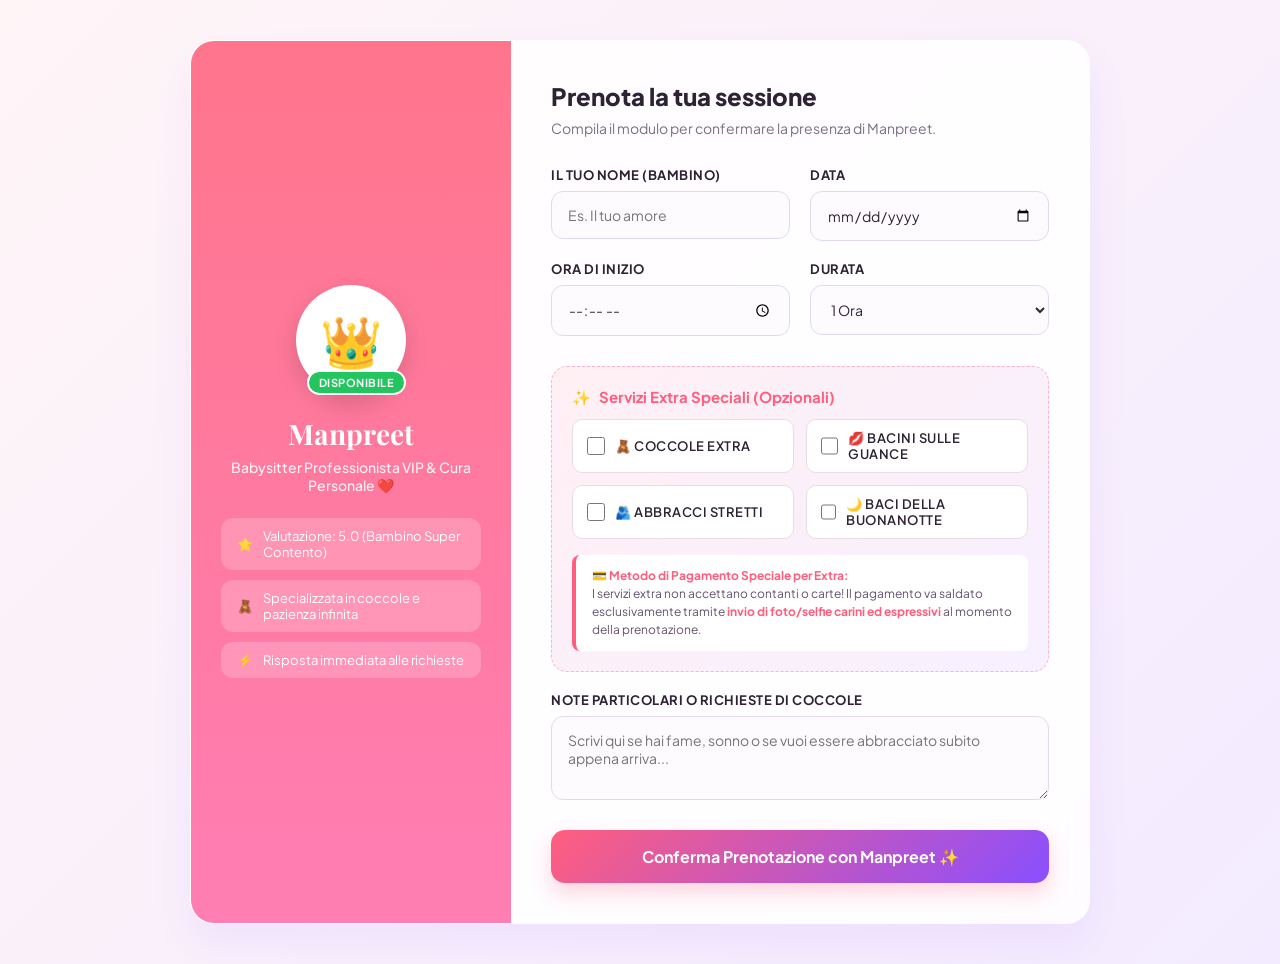
<file: Index.html>
<!DOCTYPE html>
<html lang="it">
<head>
    <meta charset="UTF-8">
    <meta name="viewport" content="width=device-width, initial-scale=1.0">
    <title>Prenota Manpreet - Babysitter VIP</title>
    <link rel="preconnect" href="https://fonts.googleapis.com">
    <link rel="preconnect" href="https://fonts.gstatic.com" crossorigin>
    <link href="https://fonts.googleapis.com/css2?family=Plus+Jakarta+Sans:wght@400;500;600;700;800&family=Playfair+Display:ital,wght@0,600;1,600&display=swap" rel="stylesheet">
    <style>
        :root {
            --primary: #ff5e7e;
            --primary-hover: #e04867;
            --secondary: #8a4fff;
            --bg-gradient: linear-gradient(135deg, #fff5f7 0%, #f3ebff 100%);
            --card-bg: rgba(255, 255, 255, 0.85);
            --text-dark: #2d2335;
            --text-muted: #7a6e85;
            --accent-pink: #ffe3eb;
            --accent-purple: #f0e6ff;
            --shadow: 0 20px 40px rgba(138, 79, 255, 0.08);
            --radius: 24px;
        }

        * {
            box-sizing: border-box;
            margin: 0;
            padding: 0;
            font-family: 'Plus Jakarta Sans', sans-serif;
        }

        body {
            background: var(--bg-gradient);
            color: var(--text-dark);
            min-height: 100vh;
            padding: 40px 20px;
            display: flex;
            justify-content: center;
            align-items: center;
        }

        .container {
            width: 100%;
            max-width: 900px;
            background: var(--card-bg);
            backdrop-filter: blur(16px);
            border: 1px solid rgba(255, 255, 255, 0.6);
            border-radius: var(--radius);
            box-shadow: var(--shadow);
            overflow: hidden;
            display: grid;
            grid-template-columns: 1fr;
        }

        @media (min-width: 768px) {
            .container {
                grid-template-columns: 320px 1fr;
            }
        }

        /* Profile Sidebar */
        .profile-card {
            background: linear-gradient(180deg, #ff758c 0%, #ff7eb3 100%);
            padding: 40px 30px;
            color: white;
            text-align: center;
            display: flex;
            flex-direction: column;
            align-items: center;
            justify-content: center;
            position: relative;
        }

        .avatar-container {
            position: relative;
            margin-bottom: 20px;
        }

        .avatar {
            width: 110px;
            height: 110px;
            border-radius: 50%;
            background: #fff;
            display: flex;
            align-items: center;
            justify-content: center;
            font-size: 50px;
            box-shadow: 0 10px 25px rgba(0,0,0,0.15);
            border: 4px solid rgba(255, 255, 255, 0.8);
        }

        .badge {
            position: absolute;
            bottom: 0;
            right: 0;
            background: #22c55e;
            color: white;
            font-size: 11px;
            font-weight: 700;
            padding: 4px 10px;
            border-radius: 20px;
            border: 2px solid white;
            text-transform: uppercase;
            letter-spacing: 0.5px;
        }

        .profile-card h1 {
            font-family: 'Playfair Display', serif;
            font-size: 28px;
            margin-bottom: 6px;
        }

        .profile-card p.subtitle {
            font-size: 14px;
            opacity: 0.9;
            margin-bottom: 24px;
            font-weight: 500;
        }

        .info-pills {
            display: flex;
            flex-direction: column;
            gap: 10px;
            width: 100%;
        }

        .pill {
            background: rgba(255, 255, 255, 0.2);
            backdrop-filter: blur(5px);
            padding: 10px 16px;
            border-radius: 12px;
            font-size: 13px;
            display: flex;
            align-items: center;
            gap: 10px;
            text-align: left;
        }

        /* Booking Form Area */
        .booking-area {
            padding: 40px;
        }

        .booking-header {
            margin-bottom: 30px;
        }

        .booking-header h2 {
            font-size: 24px;
            font-weight: 800;
            color: var(--text-dark);
            margin-bottom: 8px;
        }

        .booking-header p {
            color: var(--text-muted);
            font-size: 14px;
        }

        .form-grid {
            display: grid;
            grid-template-columns: 1fr 1fr;
            gap: 20px;
        }

        .form-group {
            display: flex;
            flex-direction: column;
            gap: 8px;
        }

        .form-group.full {
            grid-column: span 2;
        }

        label {
            font-size: 13px;
            font-weight: 700;
            color: var(--text-dark);
            text-transform: uppercase;
            letter-spacing: 0.5px;
        }

        input, select, textarea {
            width: 100%;
            padding: 14px 16px;
            border-radius: 12px;
            border: 1.5px solid #e2d9eb;
            background: #fdfbfd;
            font-size: 14px;
            color: var(--text-dark);
            transition: all 0.2s ease;
            outline: none;
        }

        input:focus, select:focus, textarea:focus {
            border-color: var(--secondary);
            background: #fff;
            box-shadow: 0 0 0 4px rgba(138, 79, 255, 0.1);
        }

        /* Extra Services Section */
        .extras-section {
            background: linear-gradient(135deg, #fff0f4 0%, #f7f0ff 100%);
            border: 1.5px dashed #ffb3c6;
            border-radius: 16px;
            padding: 20px;
            margin-top: 10px;
        }

        .extras-title {
            font-size: 15px;
            font-weight: 700;
            color: var(--primary);
            display: flex;
            align-items: center;
            gap: 8px;
            margin-bottom: 12px;
        }

        .checkbox-group {
            display: grid;
            grid-template-columns: repeat(auto-fit, minmax(180px, 1fr));
            gap: 12px;
            margin-bottom: 16px;
        }

        .custom-checkbox {
            display: flex;
            align-items: center;
            gap: 10px;
            background: #fff;
            padding: 10px 14px;
            border-radius: 10px;
            border: 1px solid #ebdbe5;
            cursor: pointer;
            user-select: none;
            transition: all 0.2s ease;
            font-size: 13px;
            font-weight: 600;
        }

        .custom-checkbox:hover {
            border-color: var(--primary);
        }

        .custom-checkbox input[type="checkbox"] {
            width: 18px;
            height: 18px;
            accent-color: var(--primary);
            cursor: pointer;
        }

        .payment-notice {
            background: #fff;
            border-left: 4px solid var(--primary);
            padding: 12px 16px;
            border-radius: 8px;
            font-size: 12px;
            color: #66526e;
            line-height: 1.5;
        }

        .payment-notice strong {
            color: var(--primary);
        }

        .btn-submit {
            grid-column: span 2;
            margin-top: 10px;
            background: linear-gradient(135deg, var(--primary) 0%, var(--secondary) 100%);
            color: white;
            padding: 16px;
            border: none;
            border-radius: 14px;
            font-size: 16px;
            font-weight: 700;
            cursor: pointer;
            box-shadow: 0 10px 20px rgba(255, 94, 126, 0.25);
            transition: transform 0.2s ease, box-shadow 0.2s ease;
        }

        .btn-submit:hover {
            transform: translateY(-2px);
            box-shadow: 0 14px 26px rgba(255, 94, 126, 0.35);
        }

        /* Modal Popup */
        .modal-overlay {
            position: fixed;
            top: 0;
            left: 0;
            width: 100%;
            height: 100%;
            background: rgba(0, 0, 0, 0.5);
            backdrop-filter: blur(6px);
            display: flex;
            justify-content: center;
            align-items: center;
            opacity: 0;
            pointer-events: none;
            transition: opacity 0.3s ease;
            z-index: 100;
            padding: 20px;
        }

        .modal-overlay.active {
            opacity: 1;
            pointer-events: auto;
        }

        .modal-card {
            background: white;
            border-radius: 20px;
            padding: 30px;
            max-width: 450px;
            width: 100%;
            text-align: center;
            box-shadow: 0 25px 50px rgba(0,0,0,0.2);
            transform: scale(0.9);
            transition: transform 0.3s ease;
        }

        .modal-overlay.active .modal-card {
            transform: scale(1);
        }

        .modal-icon {
            font-size: 50px;
            margin-bottom: 15px;
        }

        .modal-card h3 {
            font-size: 22px;
            color: var(--text-dark);
            margin-bottom: 10px;
        }

        .modal-card p {
            font-size: 14px;
            color: var(--text-muted);
            margin-bottom: 20px;
            line-height: 1.5;
        }

        .photo-box {
            background: var(--accent-pink);
            border: 2px dashed var(--primary);
            padding: 15px;
            border-radius: 12px;
            color: var(--primary);
            font-weight: 700;
            font-size: 13px;
            margin-bottom: 20px;
        }

        .btn-close {
            background: var(--text-dark);
            color: white;
            padding: 12px 24px;
            border: none;
            border-radius: 10px;
            font-weight: 600;
            cursor: pointer;
        }

        @media (max-width: 600px) {
            .form-grid {
                grid-template-columns: 1fr;
            }
            .form-group.full {
                grid-column: span 1;
            }
            .btn-submit {
                grid-column: span 1;
            }
        }
    </style>
</head>
<body>

    <div class="container">
        <!-- Profile Sidebar -->
        <div class="profile-card">
            <div class="avatar-container">
                <div class="avatar">👑</div>
                <span class="badge">Disponibile</span>
            </div>
            <h1>Manpreet</h1>
            <p class="subtitle">Babysitter Professionista VIP & Cura Personale ❤️</p>
            
            <div class="info-pills">
                <div class="pill">
                    <span>⭐</span>
                    <span>Valutazione: 5.0 (Bambino Super Contento)</span>
                </div>
                <div class="pill">
                    <span>🧸</span>
                    <span>Specializzata in coccole e pazienza infinita</span>
                </div>
                <div class="pill">
                    <span>⚡</span>
                    <span>Risposta immediata alle richieste</span>
                </div>
            </div>
        </div>

        <!-- Booking Form -->
        <div class="booking-area">
            <div class="booking-header">
                <h2>Prenota la tua sessione</h2>
                <p>Compila il modulo per confermare la presenza di Manpreet.</p>
            </div>

            <form id="bookingForm" class="form-grid" onsubmit="handleBooking(event)">
                <div class="form-group">
                    <label for="name">Il tuo Nome (Bambino)</label>
                    <input type="text" id="name" placeholder="Es. Il tuo amore" required>
                </div>

                <div class="form-group">
                    <label for="date">Data</label>
                    <input type="date" id="date" required>
                </div>

                <div class="form-group">
                    <label for="time">Ora di Inizio</label>
                    <input type="time" id="time" required>
                </div>

                <div class="form-group">
                    <label for="duration">Durata</label>
                    <select id="duration" required>
                        <option value="1">1 Ora</option>
                        <option value="2">2 Ore</option>
                        <option value="5">Tutta la Sera</option>
                        <option value="24">Tutto il Weekend 😍</option>
                    </select>
                </div>

                <!-- Extra Services Section -->
                <div class="form-group full">
                    <div class="extras-section">
                        <div class="extras-title">
                            <span>✨</span> Servizi Extra Speciali (Opzionali)
                        </div>
                        <div class="checkbox-group">
                            <label class="custom-checkbox">
                                <input type="checkbox" name="extra" value="Coccole">
                                <span>🧸 Coccole extra</span>
                            </label>
                            <label class="custom-checkbox">
                                <input type="checkbox" name="extra" value="Bacini">
                                <span>💋 Bacini sulle guance</span>
                            </label>
                            <label class="custom-checkbox">
                                <input type="checkbox" name="extra" value="Abbracci">
                                <span>🫂 Abbracci stretti</span>
                            </label>
                            <label class="custom-checkbox">
                                <input type="checkbox" name="extra" value="Baci della buonanotte">
                                <span>🌙 Baci della buonanotte</span>
                            </label>
                        </div>
                        <div class="payment-notice">
                            <strong>💳 Metodo di Pagamento Speciale per Extra:</strong><br>
                            I servizi extra non accettano contanti o carte! Il pagamento va saldato esclusivamente tramite <strong>invio di foto/selfie carini ed espressivi</strong> al momento della prenotazione.
                        </div>
                    </div>
                </div>

                <div class="form-group full">
                    <label for="notes">Note particolari o richieste di coccole</label>
                    <textarea id="notes" rows="3" placeholder="Scrivi qui se hai fame, sonno o se vuoi essere abbracciato subito appena arriva..."></textarea>
                </div>

                <button type="submit" class="btn-submit">Conferma Prenotazione con Manpreet ✨</button>
            </form>
        </div>
    </div>

    <!-- Modal Output -->
    <div class="modal-overlay" id="modalOverlay">
        <div class="modal-card">
            <div class="modal-icon">🎉</div>
            <h3>Prenotazione Inviata!</h3>
            <p id="modalMessage">Manpreet ha ricevuto la tua richiesta.</p>
            <div class="photo-box" id="photoReminder">
                📸 ATTENZIONE: Per attivare i servizi extra selezionati, devi inviare subito una tua foto al suo WhatsApp/Chat!
            </div>
            <button class="btn-close" onclick="closeModal()">Ho capito, vado a fare la foto! 🤳</button>
        </div>
    </div>

    <script>
        function handleBooking(event) {
            event.preventDefault();

            const name = document.getElementById('name').value;
            const date = document.getElementById('date').value;
            const time = document.getElementById('time').value;
            
            // Collect checked extras
            const selectedExtras = [];
            document.querySelectorAll('input[name="extra"]:checked').forEach(checkbox => {
                selectedExtras.push(checkbox.value);
            });

            const modalOverlay = document.getElementById('modalOverlay');
            const modalMessage = document.getElementById('modalMessage');
            const photoReminder = document.getElementById('photoReminder');

            let msg = `Grande ${name}! La tua prenotazione per il ${date} alle ore ${time} con Manpreet è stata registrata con successo!`;

            if (selectedExtras.length > 0) {
                msg += `<br><br>Hai aggiunto gli extra: <strong>${selectedExtras.join(', ')}</strong>.`;
                photoReminder.style.display = "block";
            } else {
                photoReminder.style.display = "none";
            }

            modalMessage.innerHTML = msg;
            modalOverlay.classList.add('active');
        }

        function closeModal() {
            document.getElementById('modalOverlay').classList.remove('active');
            document.getElementById('bookingForm').reset();
        }
    </script>
</body>
</html>
</file>
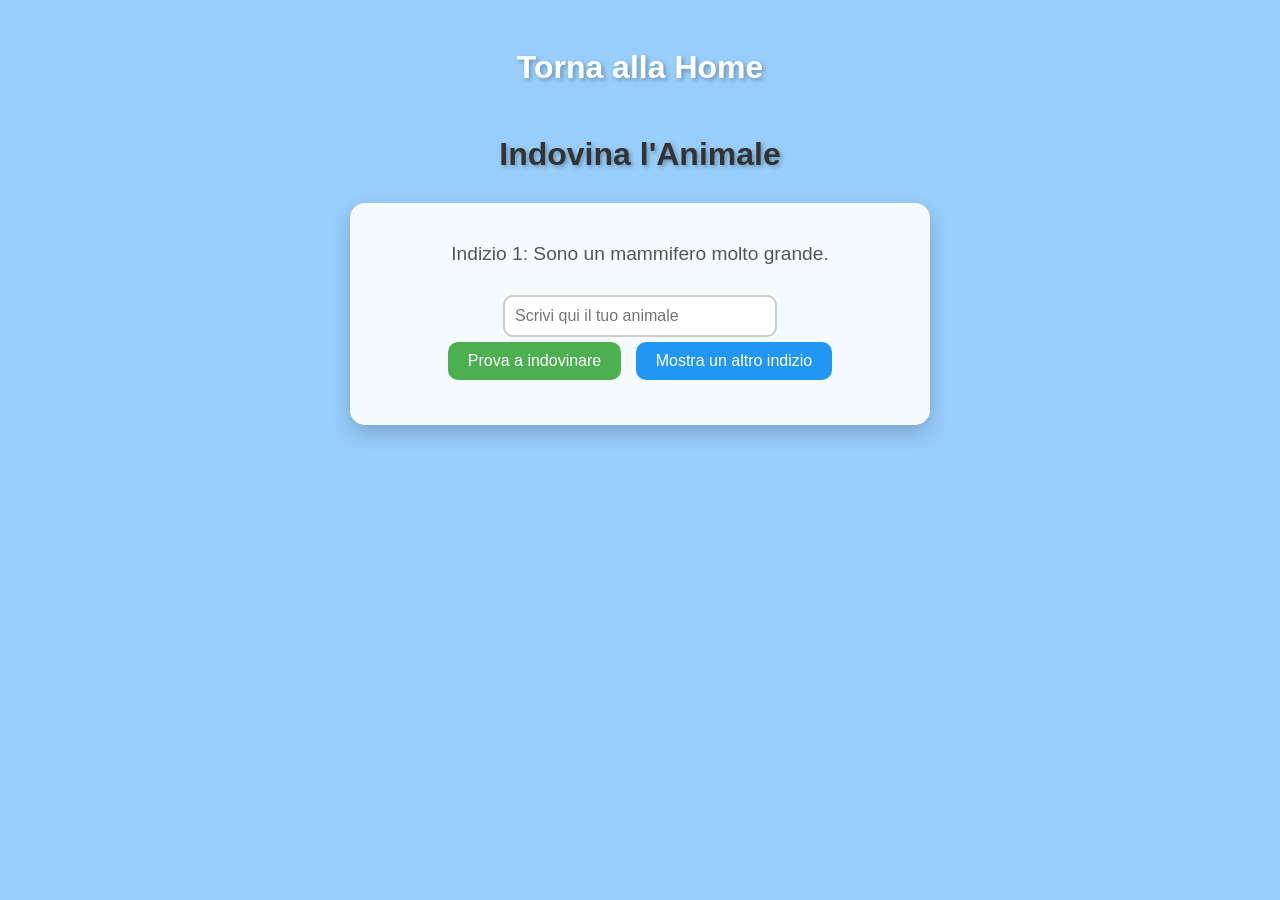
<file: indovina.html>
<!DOCTYPE html>
<html lang="it">
<head>
<meta charset="UTF-8">
<title>Indovina l'Animale - Indizi Progressivi</title>
<style>
    /* Stile generale */
    body {
        font-family: 'Segoe UI', Tahoma, Geneva, Verdana, sans-serif;
        text-align: center;
        padding: 20px;
        background-color: #98cefc;
        color: #333;
    }
    
    /* Titoli */
    h1 {
        color: #fff;
        text-shadow: 2px 2px 4px rgba(0,0,0,0.3);
        margin-bottom: 30px;
    }
    
    /* Contenitore hint e input */
    #game-container {
        background: rgba(255,255,255,0.9);
        padding: 25px 30px;
        border-radius: 15px;
        max-width: 500px;
        margin: 0 auto;
        box-shadow: 0 8px 20px rgba(0,0,0,0.2);
    }
    
    /* Indizi */
    .hint {
        font-size: 1.2em;
        margin: 12px 0;
        color: #555;
    }
    
    /* Casella di input */
    input[type=text] {
        padding: 12px;
        width: 80%;
        font-size: 1em;
        border: 2px solid #ccc;
        border-radius: 10px;
        margin-top: 15px;
        transition: border-color 0.3s, box-shadow 0.3s;
    }
    input[type=text]:focus {
        border-color: #4CAF50;
        box-shadow: 0 0 8px rgba(76,175,80,0.4);
        outline: none;
    }
    
    /* Pulsanti */
    button {
        padding: 12px 25px;
        font-size: 1em;
        cursor: pointer;
        margin: 10px 5px;
        border: none;
        border-radius: 10px;
        transition: transform 0.2s, background-color 0.2s;
    }
    #tryBtn { background-color: #4CAF50; color: white; }
    #nextHintBtn { background-color: #2196F3; color: white; }
    button:hover { transform: translateY(-2px); opacity: 0.9; }
    
    /* Messaggi di risultato */
    .result { font-size: 1.2em; margin-top: 20px; color: #4CAF50; }
    .result.error { color: #f44336; }
    
    /* Link home */
    a {
        display: inline-block;
        margin-bottom: 20px;
        color: #fff;
        text-decoration: none;
        font-weight: bold;
    }
    a:hover { text-decoration: underline; }
    
    /* Media queries per dispositivi mobili */
    @media (max-width: 480px) {
        #game-container { padding: 15px 20px; }
        input[type=text] { width: 95%; font-size: 0.95em; padding: 10px; }
        button { padding: 10px 18px; font-size: 0.95em; margin: 5px; }
        .hint { font-size: 1em; }
    }
    </style>
<style>
    /* Stile generale */
body {
    font-family: 'Segoe UI', Tahoma, Geneva, Verdana, sans-serif;
    text-align: center;
    padding: 20px;
    background-color: rgb(152, 206, 252);
        color: #333;
}

/* Titoli */
h1 {
    color: #fff;
    text-shadow: 2px 2px 4px rgba(0,0,0,0.3);
    margin-bottom: 30px;
}

/* Contenitore hint e input */
#game-container {
    background: rgba(255,255,255,0.9);
    padding: 25px 40px;
    border-radius: 15px;
    max-width: 500px;
    margin: 0 auto;
    box-shadow: 0 8px 20px rgba(0,0,0,0.2);
}

/* Indizi */
.hint {
    font-size: 1.2em;
    margin: 12px 0;
    color: #555;
}

/* Casella di input */
input[type=text] {
    padding: 12px;
    width: 80%;
    font-size: 1em;
    border: 2px solid #ccc;
    border-radius: 10px;
    margin-top: 15px;
    transition: border-color 0.3s, box-shadow 0.3s;
}
input[type=text]:focus {
    border-color: #4CAF50;
    box-shadow: 0 0 8px rgba(76,175,80,0.4);
    outline: none;
}

/* Pulsanti */
button {
    padding: 12px 25px;
    font-size: 1em;
    cursor: pointer;
    margin: 10px 5px;
    border: none;
    border-radius: 10px;
    transition: transform 0.2s, background-color 0.2s;
}
#tryBtn {
    background-color: #4CAF50;
    color: white;
}
#nextHintBtn {
    background-color: #2196F3;
    color: white;
}
button:hover {
    transform: translateY(-2px);
    opacity: 0.9;
}

/* Messaggi di risultato */
.result {
    font-size: 1.2em;
    margin-top: 20px;
    color: #4CAF50; /* verde per corretto */
}
.result.error {
    color: #f44336; /* rosso per sbagliato */
}

/* Link home */
a {
    display: inline-block;
    margin-bottom: 20px;
    color: #fff;
    text-decoration: none;
    font-weight: bold;
}
a:hover {
    text-decoration: underline;
}

h1 { color: #333; }
.hint { margin: 15px 0; font-size: 1.2em; }
input[type=text] { padding: 10px; width: 250px; font-size: 1em; }
button { padding: 10px 20px; font-size: 1em; cursor: pointer; margin: 5px; }
.result { font-size: 1.2em; margin-top: 15px; color: green; }
.error { color: red; }
</style>
</head>
<body>

    <h1><a href="index.html">Torna alla Home</a></h1>
    <h1>Indovina l'Animale</h1>

<div id="game-container">
    <div id="hint"></div>
    <input type="text" id="guess" placeholder="Scrivi qui il tuo animale">
    <br>
    <button id="tryBtn">Prova a indovinare</button>
    <button id="nextHintBtn">Mostra un altro indizio</button>
    <div class="result" id="result"></div>
</div>

<script>
const animals = [
    {
        name: "Elefante",
        hints: [
            "Sono un mammifero molto grande.",
            "Ho quattro zampe massicce.",
            "Vivo in branchi in alcune zone.",
            "La mia pelle è spessa e grigia.",
            "Ho una lunga proboscide.",
            "Le mie zanne sono di avorio."
        ]
    },
    {
        name: "Leone",
        hints: [
            "Sono un predatore carnivoro.",
            "Appartengo alla famiglia dei felini.",
            "Vivo principalmente in Africa.",
            "Sono famoso per la mia forza.",
            "Il maschio ha una folta criniera.",
            "Sono chiamato il re della giungla."
        ]
    },
    {
        name: "Pinguino",
        hints: [
            "Sono un uccello che non può volare.",
            "Vivo in zone fredde dell'emisfero sud.",
            "Ho un corpo affusolato.",
            "Mi muovo goffamente sulla terraferma.",
            "Ho piume nere e bianche.",
            "Nuoto molto bene sott’acqua."
        ]
    }
];

let currentIndex = 0;
let currentHint = 0;

function showHint() {
    const hintDiv = document.getElementById('hint');
    if (currentHint < animals[currentIndex].hints.length) {
        hintDiv.innerHTML = `<p class="hint">Indizio ${currentHint+1}: ${animals[currentIndex].hints[currentHint]}</p>`;
    } else {
        hintDiv.innerHTML = `<p class="hint">Hai esaurito tutti gli indizi!</p>`;
    }
}

document.getElementById('nextHintBtn').addEventListener('click', () => {
    currentHint++;
    showHint();
    document.getElementById('result').textContent = '';
});

document.getElementById('tryBtn').addEventListener('click', () => {
    const userGuess = document.getElementById('guess').value.trim().toLowerCase();
    const correctAnswer = animals[currentIndex].name.toLowerCase();

    if(userGuess === correctAnswer) {
        document.getElementById('result').textContent = `Corretto! Era ${animals[currentIndex].name}.`;
        document.getElementById('result').className = 'result';
        currentIndex++;
        if(currentIndex < animals.length) {
            currentHint = 0;
            setTimeout(() => {
                document.getElementById('guess').value = '';
                showHint();
                document.getElementById('result').textContent = '';
            }, 1500);
        } else {
            setTimeout(() => {
                document.getElementById('game-container').innerHTML = `<h2>Hai completato tutti gli animali!</h2>`;
            }, 1500);
        }
    } else {
        document.getElementById('result').textContent = 'Sbagliato, riprova!';
        document.getElementById('result').className = 'result error';
    }
});

// Mostriamo il primo indizio
showHint();
</script>

</body>
</html>
</file>
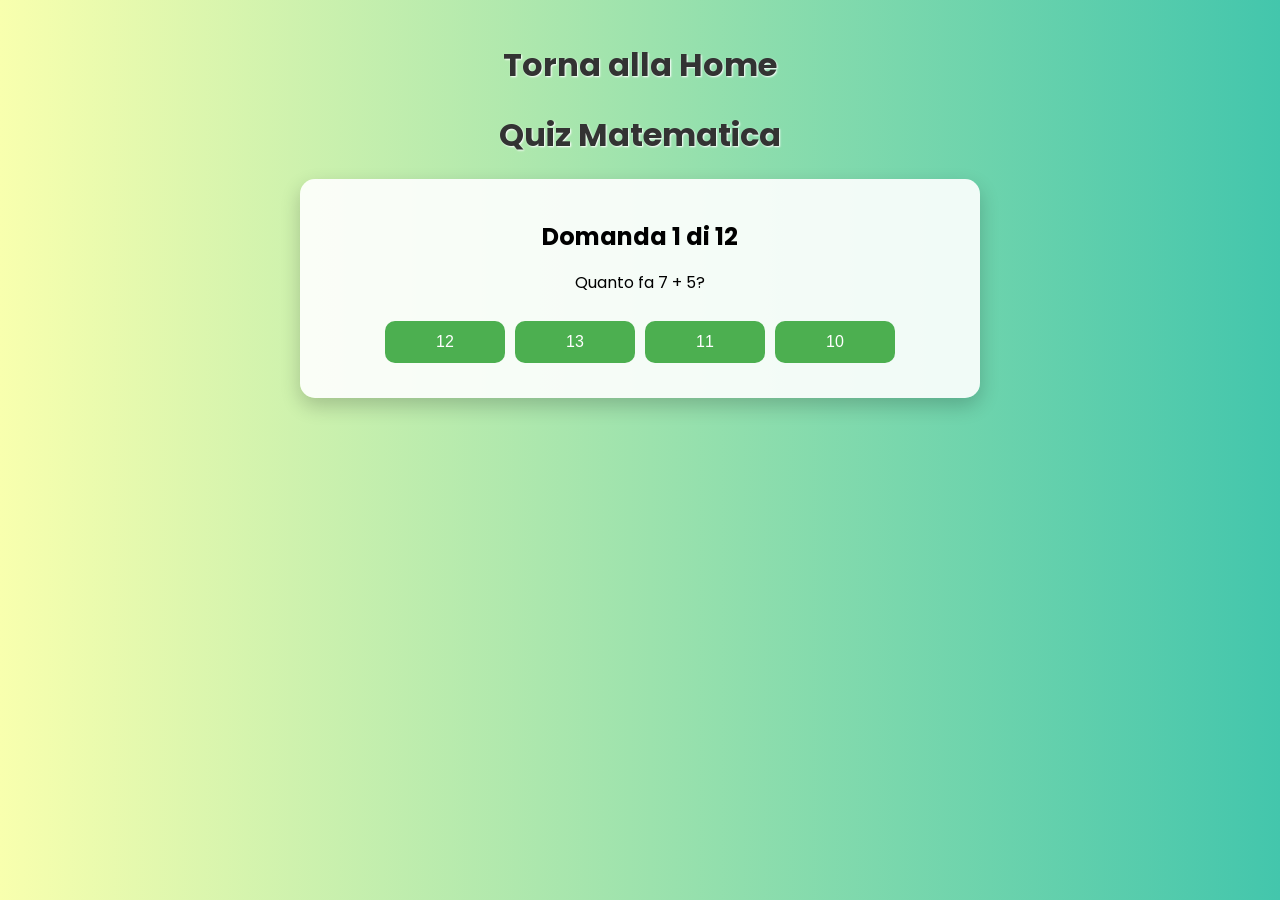
<file: matematica.html>
<!DOCTYPE html>
<html lang="it">
<head>
<meta charset="UTF-8">
<title>Quiz Matematica</title>
<style>
@import url('https://fonts.googleapis.com/css2?family=Poppins:wght@300;600&display=swap');

body {
    font-family: 'Poppins', sans-serif;
    text-align: center;
    background: linear-gradient(to right, #f8ffae, #43c6ac);
    padding: 20px;
    margin: 0;
}

a {
    font-weight:bold;
    text-decoration: none;
    color: #333;
}

h1 {
    color: #333;
    text-shadow: 1px 1px 2px #fff;
    margin-bottom: 20px;
}

h2 {
    margin: 15px 0;
    font-size: 1.5rem;
}

.quiz-container {
    background: rgba(255,255,255,0.9);
    padding: 25px 40px;
    border-radius: 15px;
    max-width: 600px;
    margin: 20px auto;
    box-shadow: 0 8px 20px rgba(0,0,0,0.2);
}

button {
    padding: 12px 25px;
    font-size: 1em;
    cursor: pointer;
    margin: 10px 5px;
    border: none;
    border-radius: 10px;
    background-color: #4CAF50;
    color: white;
    transition: all 0.2s;
    min-width: 120px;
}

button:hover {
    transform: translateY(-2px);
    opacity: 0.9;
}

button:disabled {
    cursor: not-allowed;
}

.result {
    font-size: 1.2em;
    margin-top: 15px;
    color: #333;
}

/* MEDIA QUERIES PER MOBILE */
@media (max-width: 768px) {
    h1 {
        font-size: 2rem;
    }

    h2 {
        font-size: 1.3rem;
    }

    .quiz-container {
        padding: 20px 25px;
        width: 90%;
    }

    button {
        width: 80%;
        margin: 8px 0;
        padding: 10px 15px;
        font-size: 1rem;
    }
}

@media (max-width: 480px) {
    h1 {
        font-size: 1.6rem;
    }

    h2 {
        font-size: 1.1rem;
    }

    .quiz-container {
        padding: 15px 20px;
    }

    button {
        font-size: 0.9rem;
        padding: 8px 12px;
    }
}
</style>
</head>
<body>

    <h1><a href="index.html">Torna alla Home</a></h1>
    <h1>Quiz Matematica</h1>

<div class="quiz-container" id="quiz"></div>

<script>
const questions = [
    {question: "Quanto fa 7 + 5?", answers: ["12","13","11","10"], correct: "12"},
    {question: "Quanto fa 9 x 6?", answers: ["54","45","63","49"], correct: "54"},
    {question: "Quanto fa 15 - 7?", answers: ["8","7","9","6"], correct: "8"},
    {question: "Quanto fa 36 ÷ 6?", answers: ["6","5","7","8"], correct: "6"},
    {question: "Quanto fa 8 x 8?", answers: ["64","56","72","48"], correct: "64"},
    {question: "Quanto fa 100 - 45?", answers: ["55","65","50","60"], correct: "55"},
    {question: "Quanto fa 12 + 18?", answers: ["30","32","28","34"], correct: "30"},
    {question: "Quanto fa 7 x 9?", answers: ["63","64","56","72"], correct: "63"},
    {question: "Quanto fa 81 ÷ 9?", answers: ["9","8","7","10"], correct: "9"},
    {question: "Quanto fa 14 + 6?", answers: ["20","18","19","21"], correct: "20"},
    {question: "Quanto fa 45 ÷ 5?", answers: ["9","8","7","10"], correct: "9"},
    {question: "Quanto fa 6 x 7?", answers: ["42","36","48","40"], correct: "42"}
];

let currentQuestion = 0;
let score = 0;

function showQuestion() {
    const quizDiv = document.getElementById('quiz');
    quizDiv.innerHTML = '';

    const q = questions[currentQuestion];

    const title = document.createElement('h2');
    title.textContent = `Domanda ${currentQuestion + 1} di ${questions.length}`;
    quizDiv.appendChild(title);

    const questionEl = document.createElement('p');
    questionEl.textContent = q.question;
    quizDiv.appendChild(questionEl);

    q.answers.forEach(ans => {
        const btn = document.createElement('button');
        btn.textContent = ans;
        btn.addEventListener('click', () => {
            if(ans === q.correct){
                score++;
                btn.style.backgroundColor = '#4CAF50';
            } else {
                btn.style.backgroundColor = '#f44336';
            }

            quizDiv.querySelectorAll('button').forEach(b => b.disabled = true);

            setTimeout(() => {
                currentQuestion++;
                if(currentQuestion < questions.length){
                    showQuestion();
                } else {
                    quizDiv.innerHTML = `<h2>Quiz completato!</h2>
                                         <p>Hai totalizzato ${score} su ${questions.length} punti</p>
                                         <button onclick="location.reload()">Riprova</button>`;
                }
            }, 1000);
        });
        quizDiv.appendChild(btn);
    });
}

showQuestion();
</script>

</body>
</html>
</file>
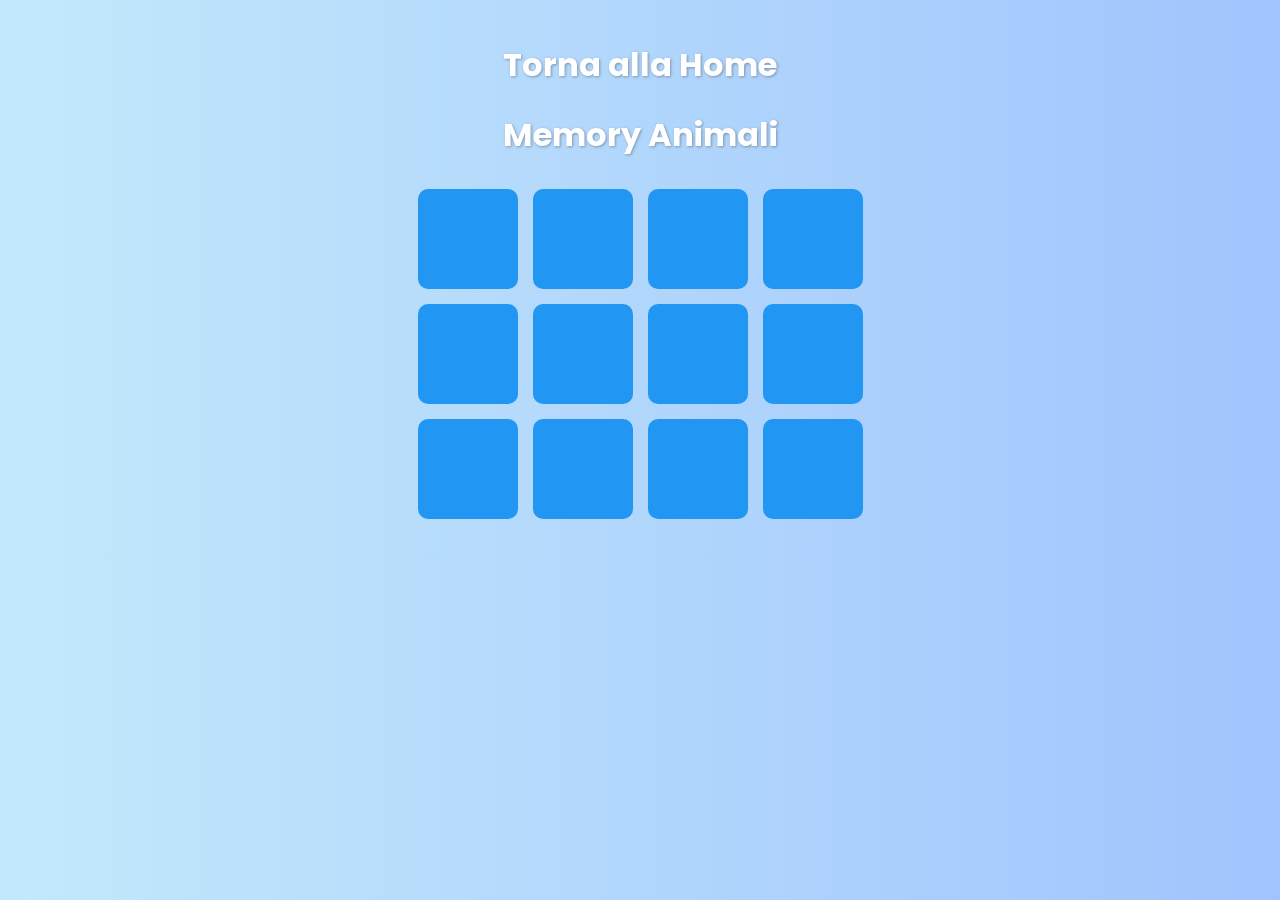
<file: memory.html>
<!DOCTYPE html>
<html lang="it">
<head>
<meta charset="UTF-8">
<title>Memory Animali</title>
<style>
@import url('https://fonts.googleapis.com/css2?family=Poppins:wght@300;600&display=swap');

body {
    font-family: 'Poppins', sans-serif;
    text-align: center;
    background: linear-gradient(to right, #c2e9fb, #a1c4fd);
    padding: 20px;
    margin: 0;
}

a {
    color:white; 
    font-weight:bold;
    text-decoration: none;
}

h1 {
    color: #fff;
    text-shadow: 1px 1px 3px rgba(0,0,0,0.3);
    margin-bottom: 20px;
}

#game {
    display: grid;
    grid-template-columns: repeat(4, 100px);
    gap: 15px;
    justify-content: center;
    margin-top: 30px;
}

.card {
    width: 100px;
    height: 100px;
    background-color: #2196F3;
    border-radius: 10px;
    cursor: pointer;
    display: flex;
    align-items: center;
    justify-content: center;
    font-size: 2em;
    color: transparent;
    transition: transform 0.3s, background-color 0.3s;
}

.card.flipped {
    background-color: #fff;
    color: #333;
    transform: rotateY(180deg);
}

.result {
    margin-top: 20px;
    font-size: 1.2em;
    color: #fff;
    text-shadow: 1px 1px 2px #000;
}

/* MEDIA QUERIES PER MOBILE */
@media (max-width: 768px) {
    #game {
        grid-template-columns: repeat(3, 80px);
        gap: 12px;
    }

    .card {
        width: 80px;
        height: 80px;
        font-size: 1.5em;
    }

    h1 {
        font-size: 2rem;
    }

    .result {
        font-size: 1rem;
    }
}

@media (max-width: 480px) {
    #game {
        grid-template-columns: repeat(2, 70px);
        gap: 10px;
    }

    .card {
        width: 70px;
        height: 70px;
        font-size: 1.2em;
    }

    h1 {
        font-size: 1.6rem;
    }

    .result {
        font-size: 0.9rem;
    }
}
</style>
</head>
<body>

    <h1><a href="index.html">Torna alla Home</a></h1>
    <h1>Memory Animali</h1>

<div id="game"></div>
<div class="result" id="result"></div>

<script>
// Carte (puoi sostituire con emoji animali)
const symbols = ['🐘','🦁','🐧','🦒','🐅','🐬','🐘','🦁','🐧','🦒','🐅','🐬'];

let shuffled = symbols.sort(() => 0.5 - Math.random());
const game = document.getElementById('game');
let firstCard = null;
let secondCard = null;
let lock = false;
let matches = 0;

// Crea le carte
shuffled.forEach((symbol) => {
    const card = document.createElement('div');
    card.className = 'card';
    card.dataset.symbol = symbol;
    card.textContent = symbol; // contenuto visibile solo se flipped
    card.addEventListener('click', flipCard);
    game.appendChild(card);
});

// Inizialmente carte coperte
document.querySelectorAll('.card').forEach(c => c.textContent = '');

function flipCard() {
    if(lock) return;
    if(this.classList.contains('flipped')) return;

    this.classList.add('flipped');
    this.textContent = this.dataset.symbol;

    if(!firstCard) {
        firstCard = this;
    } else {
        secondCard = this;
        lock = true;

        if(firstCard.dataset.symbol === secondCard.dataset.symbol) {
            matches++;
            resetTurn();
            if(matches === symbols.length / 2) {
                document.getElementById('result').textContent = "Hai trovato tutte le coppie! Complimenti!";
            }
        } else {
            setTimeout(() => {
                firstCard.classList.remove('flipped');
                secondCard.classList.remove('flipped');
                firstCard.textContent = '';
                secondCard.textContent = '';
                resetTurn();
            }, 1000);
        }
    }
}

function resetTurn() {
    [firstCard, secondCard] = [null, null];
    lock = false;
}
</script>

</body>
</html>
</file>
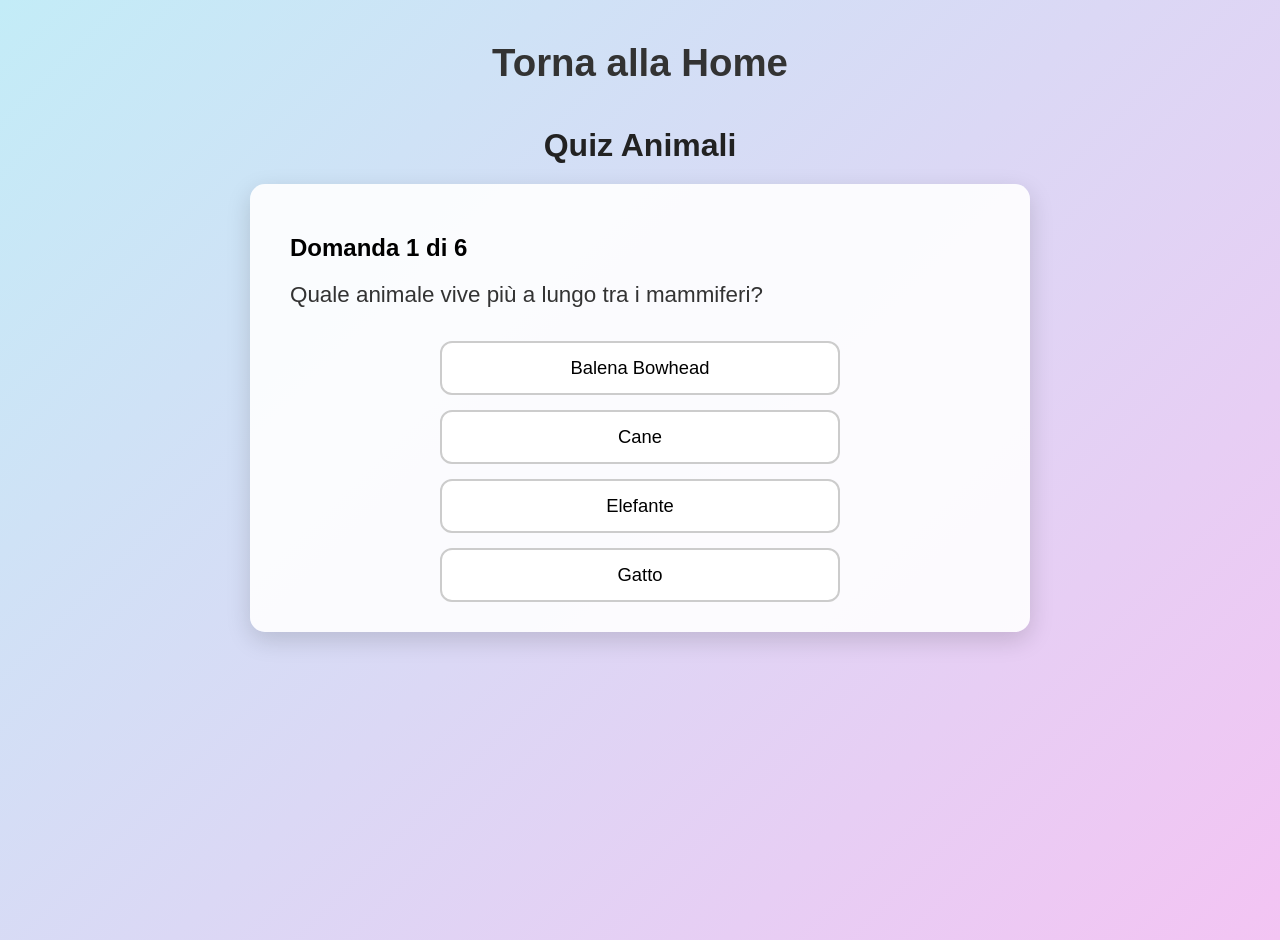
<file: quiz-animali.html>
<!DOCTYPE html>
<html lang="it">
<head>
    <meta charset="UTF-8">
    <title>Quiz Animali</title>
    <style>
        body {
            font-family: 'Poppins', sans-serif;
            background: linear-gradient(135deg, #c3ecf7, #f3c4f3);
            min-height: 100vh;
            margin: 0;
            display: flex;
            flex-direction: column;
            align-items: center;
            padding: 20px;
            transition: background 0.5s;
        }

        h1 a {
            text-decoration: none;
            color: #333;
            font-size: 1.2em;
        }

        h1 {
            margin-bottom: 20px;
            color: #222;
        }

        #quizzie {
            background: rgba(255, 255, 255, 0.9);
            padding: 30px 40px;
            border-radius: 15px;
            box-shadow: 0 8px 25px rgba(0,0,0,0.15);
            max-width: 700px;
            width: 90%;
            transition: all 0.3s;
        }

        .question {
            font-size: 1.4em;
            margin-bottom: 1.5em;
            font-weight: 500;
            color: #333;
            animation: fadeIn 0.5s ease-in-out;
        }

        .answers {
            display: flex;
            flex-direction: column;
            gap: 15px;
            align-items: center;
        }

        .answer-btn {
            padding: 14px 20px;
            font-size: 1.15em;
            border-radius: 12px;
            border: 2px solid #ccc;
            background: #fff;
            cursor: pointer;
            width: 100%;
            max-width: 400px;
            transition: all 0.3s ease;
            position: relative;
            overflow: hidden;
            font-weight: 500;
        }

        /* Animazione hover: leggero movimento e glow */
        .answer-btn::before {
            content: '';
            position: absolute;
            top: 0; left: -100%;
            width: 100%;
            height: 100%;
            background: rgba(255,255,255,0.3);
            transform: skewX(-20deg);
            transition: all 0.5s;
        }

        .answer-btn:hover::before {
            left: 100%;
        }

        .answer-btn:hover:not(:disabled) {
            background: #f0f0f0;
            border-color: #888;
            transform: translateY(-3px);
            box-shadow: 0 5px 15px rgba(0,0,0,0.1);
        }

        .answer-btn:disabled {
            cursor: not-allowed;
            opacity: 0.8;
        }

        /* Colore corretto/sbagliato */
        .answer-btn.correct { background-color: #4CAF50; color: white; border-color: #4CAF50; }
        .answer-btn.wrong { background-color: #f44336; color: white; border-color: #f44336; }

        /* Animazioni generali */
        @keyframes fadeIn {
            from { opacity: 0; transform: translateY(10px);}
            to { opacity: 1; transform: translateY(0);}
        }

        @media (max-width: 768px) {
            .question { font-size: 1.2em; }
            .answer-btn { font-size: 1em; padding: 12px 18px; }
        }

        @media (max-width: 480px) {
            .question { font-size: 1em; }
            .answer-btn { font-size: 0.95em; padding: 10px 14px; }
        }
    </style>
</head>
<body>

<h1><a href="index.html">Torna alla Home</a></h1>
<h1>Quiz Animali</h1>

<div id="quizzie"></div>

<script>
// Tutte le 50 domande già pronte (stesso array di prima)
const allQuestions = [
    { question: "Qual è l'animale più veloce sulla terra?", answers: ["Ghepardo", "Leone", "Cavallo", "Tigre"], correct: "Ghepardo" },
    { question: "Quale animale è noto per cambiare colore?", answers: ["Camaleonte", "Rana", "Polpo", "Cane"], correct: "Camaleonte" },
    { question: "Quanti zampe ha un ragno?", answers: ["6", "8", "10", "4"], correct: "8" },
    { question: "Quale animale ha la memoria più lunga?", answers: ["Elefante", "Topo", "Cane", "Delfino"], correct: "Elefante" },
    { question: "Qual è l'uccello che non può volare?", answers: ["Pinguino", "Aquila", "Civetta", "Fenicottero"], correct: "Pinguino" },
    { question: "Quale animale può dormire in piedi?", answers: ["Cavallo", "Tigre", "Giraffa", "Orso"], correct: "Cavallo" },
    { question: "Quale mammifero marino è il più grande?", answers: ["Balena Blu", "Delfino", "Orca", "Foca"], correct: "Balena Blu" },
    { question: "Che animale depone le uova?", answers: ["Squalo", "Tartaruga", "Cane", "Elefante"], correct: "Tartaruga" },
    { question: "Quale animale ha la lingua più lunga rispetto al corpo?", answers: ["Camaleonte", "Formicaio", "Gatto", "Serpente"], correct: "Camaleonte" },
    { question: "Che animale è noto per la sua lentezza?", answers: ["Bradipo", "Tartaruga", "Lumaca", "Canguro"], correct: "Bradipo" },
    { question: "Qual è l'animale simbolo dell'Australia?", answers: ["Canguro", "Koala", "Emù", "Dingo"], correct: "Canguro" },
    { question: "Quale animale ha il collo più lungo?", answers: ["Giraffa", "Cavallo", "Elefante", "Struzzo"], correct: "Giraffa" },
    { question: "Quale animale ha la corazza?", answers: ["Tartaruga", "Cane", "Gatto", "Cavallo"], correct: "Tartaruga" },
    { question: "Quale animale è considerato il re della giungla?", answers: ["Leone", "Tigre", "Elefante", "Lupo"], correct: "Leone" },
    { question: "Che animale produce la seta?", answers: ["Baco da seta", "Api", "Ragni", "Formiche"], correct: "Baco da seta" },
    { question: "Quale uccello può imitare la voce umana?", answers: ["Pappagallo", "Aquila", "Corvo", "Fenicottero"], correct: "Pappagallo" },
    { question: "Quale animale ha quattro stomaci?", answers: ["Mucca", "Cavallo", "Capra", "Pecora"], correct: "Mucca" },
    { question: "Quale animale vive più a lungo?", answers: ["Tartaruga", "Elefante", "Cane", "Gatto"], correct: "Tartaruga" },
    { question: "Quale animale ha la coda prensile?", answers: ["Scimmia", "Cane", "Tigre", "Elefante"], correct: "Scimmia" },
    { question: "Quale animale è noto per il salto alto?", answers: ["Frogs", "Canguro", "Giraffa", "Cavallo"], correct: "Canguro" },
    { question: "Quale pesce può vivere fuori dall'acqua per un po'?", answers: ["Pesce Polmone", "Salmone", "Tuna", "Merluzzo"], correct: "Pesce Polmone" },
    { question: "Quale animale è velenoso?", answers: ["Scorpione", "Cavallo", "Elefante", "Cane"], correct: "Scorpione" },
    { question: "Quale animale ha la pelle più spessa?", answers: ["Rinoceronte", "Elefante", "Ippopotamo", "Coccodrillo"], correct: "Rinoceronte" },
    { question: "Quale animale produce latte?", answers: ["Mucca", "Cane", "Tigre", "Cavallo"], correct: "Mucca" },
    { question: "Quale animale è notturno?", answers: ["Gufo", "Leone", "Cavallo", "Elefante"], correct: "Gufo" },
    { question: "Quale animale ha le corna più lunghe?", answers: ["Gazzella", "Bue", "Cervo", "Capra"], correct: "Cervo" },
    { question: "Quale animale può rigenerare arti?", answers: ["Stella Marina", "Polpo", "Gatto", "Topo"], correct: "Stella Marina" },
    { question: "Quale animale ha il morso più potente?", answers: ["Coccodrillo", "Squalo", "Leone", "Orso"], correct: "Coccodrillo" },
    { question: "Quale animale ha la pelle a strisce?", answers: ["Zebra", "Leone", "Giraffa", "Tigre"], correct: "Zebra" },
    { question: "Quale animale è simbolo della saggezza?", answers: ["Gufo", "Cane", "Gatto", "Elefante"], correct: "Gufo" },
    { question: "Quale animale può mimetizzarsi nel deserto?", answers: ["Camaleonte", "Dromedario", "Serpente", "Tigre"], correct: "Camaleonte" },
    { question: "Quale animale ha più denti?", answers: ["Squalo", "Cane", "Gatto", "Cavallo"], correct: "Squalo" },
    { question: "Quale animale ha le ali ma non vola?", answers: ["Struzzo", "Aquila", "Pinguino", "Colibrì"], correct: "Struzzo" },
    { question: "Quale animale ha la coda più lunga rispetto al corpo?", answers: ["Scimmia Ragno", "Cane", "Gatto", "Serpente"], correct: "Scimmia Ragno" },
    { question: "Quale animale vive nel freddo estremo?", answers: ["Orso Polare", "Leone", "Tigre", "Giraffa"], correct: "Orso Polare" },
    { question: "Quale animale può nuotare più veloce?", answers: ["Squalo", "Delfino", "Orca", "Foca"], correct: "Delfino" },
    { question: "Quale animale ha il maggior senso dell’olfatto?", answers: ["Cane", "Gatto", "Topo", "Cavallo"], correct: "Cane" },
    { question: "Quale animale ha la corazza rigida?", answers: ["Tartaruga", "Elefante", "Coccodrillo", "Leone"], correct: "Tartaruga" },
    { question: "Quale animale si nutre di bambù?", answers: ["Panda", "Giraffa", "Elefante", "Orso"], correct: "Panda" },
    { question: "Quale animale può vivere sia in acqua che terra?", answers: ["Rana", "Leone", "Elefante", "Gatto"], correct: "Rana" },
    { question: "Quale animale può cambiare sesso?", answers: ["Pesce Pagliaccio", "Rana", "Serpente", "Polpo"], correct: "Pesce Pagliaccio" },
    { question: "Quale animale è famoso per costruire dighe?", answers: ["Castoro", "Topo", "Cane", "Elefante"], correct: "Castoro" },
    { question: "Quale animale è in grado di sopravvivere senza acqua a lungo?", answers: ["Cammello", "Tigre", "Elefante", "Cane"], correct: "Cammello" },
    { question: "Quale animale ha un pungiglione velenoso?", answers: ["Scorpione", "Cane", "Gatto", "Elefante"], correct: "Scorpione" },
    { question: "Quale animale è il più grande predatore terrestre?", answers: ["Orso Polare", "Tigre", "Leone", "Lupo"], correct: "Orso Polare" },
    { question: "Quale animale è conosciuto per la sua memoria eccezionale?", answers: ["Elefante", "Cane", "Gatto", "Topo"], correct: "Elefante" },
    { question: "Quale animale ha le orecchie più grandi in proporzione al corpo?", answers: ["Fennec", "Elefante", "Cane", "Gatto"], correct: "Fennec" },
    { question: "Quale animale è simbolo di pazienza e lentezza?", answers: ["Bradipo", "Tartaruga", "Lumaca", "Giraffa"], correct: "Bradipo" },
    { question: "Quale animale vive più a lungo tra i mammiferi?", answers: ["Balena Bowhead", "Elefante", "Gatto", "Cane"], correct: "Balena Bowhead" },
    { question: "Quale animale ha il becco più lungo?", answers: ["Pellicano", "Fenicottero", "Pappagallo", "Aquila"], correct: "Pellicano" },
    { question: "Quale animale ha la lingua appiccicosa per catturare insetti?", answers: ["Camaleonte", "Rana", "Polpo", "Serpente"], correct: "Camaleonte" },
    { question: "Quale animale può sopravvivere senza cibo per mesi?", answers: ["Serpente", "Cane", "Gatto", "Elefante"], correct: "Serpente" },
    { question: "Quale animale è famoso per le sue corna ricurve?", answers: ["Capra", "Cervo", "Bue", "Leone"], correct: "Capra" }
];

// Mischia le risposte
function shuffle(arr) {
    return arr.sort(() => 0.5 - Math.random());
}

// Prendi 6 domande casuali
function getRandomQuestions(arr, num) {
    return shuffle(arr).slice(0, num);
}

function buildQuiz(questions) {
    const quizDiv = document.getElementById('quizzie');
    let currentQuestion = 0;
    let score = 0;

    function showQuestion() {
        quizDiv.innerHTML = '';
        const q = questions[currentQuestion];
        const title = document.createElement('h2');
        title.textContent = `Domanda ${currentQuestion + 1} di ${questions.length}`;
        quizDiv.appendChild(title);

        const questionEl = document.createElement('div');
        questionEl.className = 'question';
        questionEl.textContent = q.question;
        quizDiv.appendChild(questionEl);

        const answersContainer = document.createElement('div');
        answersContainer.className = 'answers';

        shuffle(q.answers).forEach(answer => {
            const btn = document.createElement('button');
            btn.className = 'answer-btn';
            btn.textContent = answer;

            btn.addEventListener('click', () => {
                if (answer === q.correct) btn.classList.add('correct');
                else {
                    btn.classList.add('wrong');
                    [...answersContainer.children].forEach(b => {
                        if (b.textContent === q.correct) b.classList.add('correct');
                    });
                }
                [...answersContainer.children].forEach(b => b.disabled = true);

                setTimeout(() => {
                    currentQuestion++;
                    if (currentQuestion < questions.length) showQuestion();
                    else quizDiv.innerHTML = `<h2>Quiz terminato!</h2>
                        <p>Il tuo punteggio: <strong>${score} / ${questions.length}</strong></p>
                        <button onclick="location.reload()">Gioca di nuovo</button>`;
                }, 1200);
                if(answer === q.correct) score++;
            });

            answersContainer.appendChild(btn);
        });

        quizDiv.appendChild(answersContainer);
    }

    showQuestion();
}

const selectedQuestions = getRandomQuestions(allQuestions, 6);
buildQuiz(selectedQuestions);
</script>

</body>
</html>
</file>
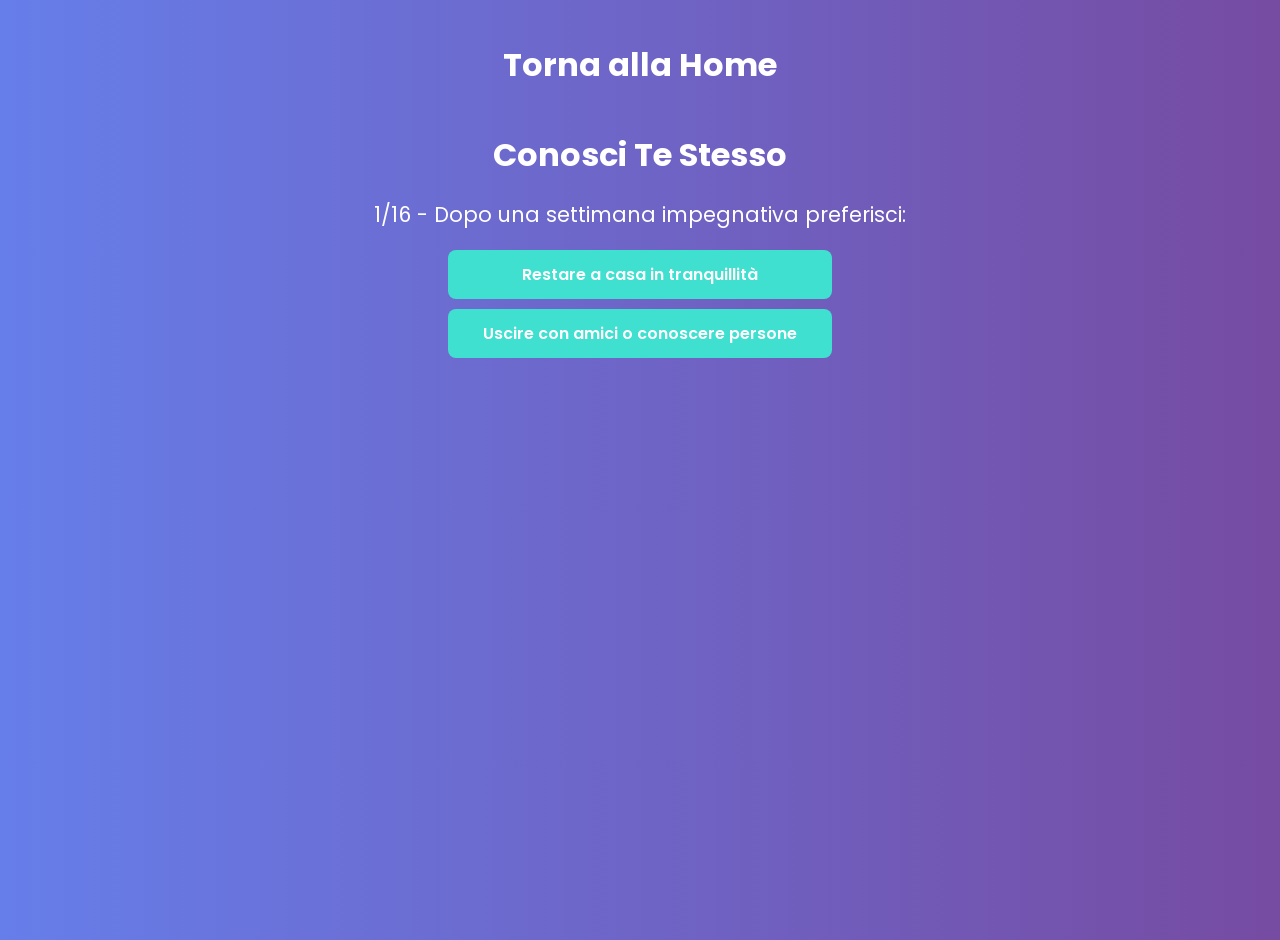
<file: quiz-conosci.html>
<!DOCTYPE html>
<html lang="it">
<head>
<meta charset="UTF-8">
<title>Conosci Te Stesso</title>
<style>
@import url('https://fonts.googleapis.com/css2?family=Poppins:wght@300;600&display=swap');

body {
    font-family: 'Poppins', sans-serif;
    text-align: center;
    background: linear-gradient(to right, #667eea, #764ba2);
    color: white;
    padding: 20px;
    margin: 0;
    min-height: 100vh;
}

a {
    font-weight: bold;
    text-decoration: none;
    color: white;
    display: inline-block;
    margin-bottom: 20px;
}

h1 {
    margin-bottom: 20px;
    font-size: 2rem;
}

.quiz-container {
    max-width: 600px;
    margin: 0 auto;
}

.question {
    font-size: 1.3rem;
    margin: 20px 0;
}

.answer {
    background: turquoise;
    margin: 10px auto;
    padding: 12px;
    width: 60%;
    border-radius: 8px;
    cursor: pointer;
    font-weight: 600;
    transition: 0.3s;
}

.answer:hover {
    background: darkturquoise;
}

.result {
    margin-top: 30px;
    font-size: 1.4rem;
}

/* MEDIA QUERIES PER MOBILE */
@media (max-width: 768px) {
    h1 {
        font-size: 1.7rem;
    }
    .question {
        font-size: 1.1rem;
    }
    .answer {
        width: 80%;
        font-size: 1rem;
        padding: 10px;
    }
    .result {
        font-size: 1.2rem;
    }
}

@media (max-width: 480px) {
    h1 {
        font-size: 1.5rem;
    }
    .question {
        font-size: 1rem;
    }
    .answer {
        width: 90%;
        font-size: 0.95rem;
        padding: 8px;
    }
    .result {
        font-size: 1.1rem;
    }
}
</style>
</head>
<body>
    <h1><a href="index.html">Torna alla Home</a></h1>
    <h1>Conosci Te Stesso</h1>
<div class="quiz-container" id="quiz"></div>

<script>
const questions = [
{ question: "Dopo una settimana impegnativa preferisci:",
  answers: [
    { text: "Restare a casa in tranquillità", trait: "introversion" },
    { text: "Uscire con amici o conoscere persone", trait: "extroversion" }
]},
{ question: "Quando sei a una festa:",
  answers: [
    { text: "Parli con poche persone", trait: "introversion" },
    { text: "Parli con tutti", trait: "extroversion" }
]},
{ question: "Prendi decisioni basandoti su:",
  answers: [
    { text: "Dati e logica", trait: "logic" },
    { text: "Intuito ed emozioni", trait: "emotion" }
]},
{ question: "Se qualcuno ti critica:",
  answers: [
    { text: "Analizzi il motivo razionalmente", trait: "logic" },
    { text: "Ti colpisce emotivamente", trait: "emotion" }
]},
{ question: "Il tuo modo di lavorare è:",
  answers: [
    { text: "Pianificato e preciso", trait: "organized" },
    { text: "Flessibile e creativo", trait: "spontaneous" }
]},
{ question: "Quando hai tempo libero:",
  answers: [
    { text: "Programmi cosa fare", trait: "organized" },
    { text: "Decidi al momento", trait: "spontaneous" }
]},
{ question: "In un gruppo:",
  answers: [
    { text: "Prendi il comando", trait: "leader" },
    { text: "Collabori e supporti", trait: "team" }
]},
{ question: "Ti senti più a tuo agio:",
  answers: [
    { text: "In piccoli gruppi", trait: "introversion" },
    { text: "In grandi gruppi", trait: "extroversion" }
]},
{ question: "Se devi imparare qualcosa di nuovo:",
  answers: [
    { text: "Leggi e studi in silenzio", trait: "introversion" },
    { text: "Chiedi e confronti con altri", trait: "extroversion" }
]},
{ question: "Quando hai un problema:",
  answers: [
    { text: "Lo analizzi passo per passo", trait: "logic" },
    { text: "Segui quello che senti", trait: "emotion" }
]},
{ question: "Le scadenze per te sono:",
  answers: [
    { text: "Fondamentali e rispettate", trait: "organized" },
    { text: "Indicative ma flessibili", trait: "spontaneous" }
]},
{ question: "Se qualcosa cambia all'ultimo:",
  answers: [
    { text: "Ti infastidisce", trait: "organized" },
    { text: "Ti stimola", trait: "spontaneous" }
]},
{ question: "Quando discuti:",
  answers: [
    { text: "Cerchi di guidare la soluzione", trait: "leader" },
    { text: "Cerchi compromesso", trait: "team" }
]},
{ question: "Ricevere attenzione pubblica ti fa sentire:",
  answers: [
    { text: "A disagio", trait: "introversion" },
    { text: "A tuo agio", trait: "extroversion" }
]},
{ question: "Preferisci attività:",
  answers: [
    { text: "Strutturate", trait: "organized" },
    { text: "Improvvisate", trait: "spontaneous" }
]},
{ question: "Quando qualcuno ha un problema:",
  answers: [
    { text: "Offri una soluzione pratica", trait: "logic" },
    { text: "Offri supporto emotivo", trait: "emotion" }
]}
];

let current = 0;
let traits = { introversion:0, extroversion:0, logic:0, emotion:0, organized:0, spontaneous:0, leader:0, team:0 };
const container = document.getElementById("quiz");

function showQuestion() {
    container.innerHTML = "";
    if (current >= questions.length) { showResult(); return; }
    const q = questions[current];
    const questionEl = document.createElement("div");
    questionEl.classList.add("question");
    questionEl.textContent = (current + 1) + "/16 - " + q.question;
    container.appendChild(questionEl);
    q.answers.forEach(ans => {
        const btn = document.createElement("div");
        btn.classList.add("answer");
        btn.textContent = ans.text;
        btn.onclick = () => { traits[ans.trait]++; current++; showQuestion(); };
        container.appendChild(btn);
    });
}

function showResult() {
    let resultText = "";
    const introExt = traits.extroversion > traits.introversion ? "Estroverso" : "Introverso";
    const logicEmo = traits.logic > traits.emotion ? "Razionale" : "Emotivo";
    const orgSpon = traits.organized > traits.spontaneous ? "Organizzato" : "Spontaneo";
    const leadTeam = traits.leader > traits.team ? "Leader" : "Collaborativo";
    resultText += "<strong>Profilo:</strong><br><br>";
    resultText += introExt + "<br>" + logicEmo + "<br>" + orgSpon + "<br>" + leadTeam + "<br><br>";
    resultText += "<strong>Descrizione:</strong><br>";
    resultText += `Sei una persona ${introExt.toLowerCase()}, ${logicEmo.toLowerCase()}, ${orgSpon.toLowerCase()} e con uno stile ${leadTeam.toLowerCase()}. Il tuo modo di affrontare la vita riflette queste caratteristiche.`;
    container.innerHTML = `<div class="result">${resultText}</div>`;
}

showQuestion();
</script>
</body>
</html>
</file>
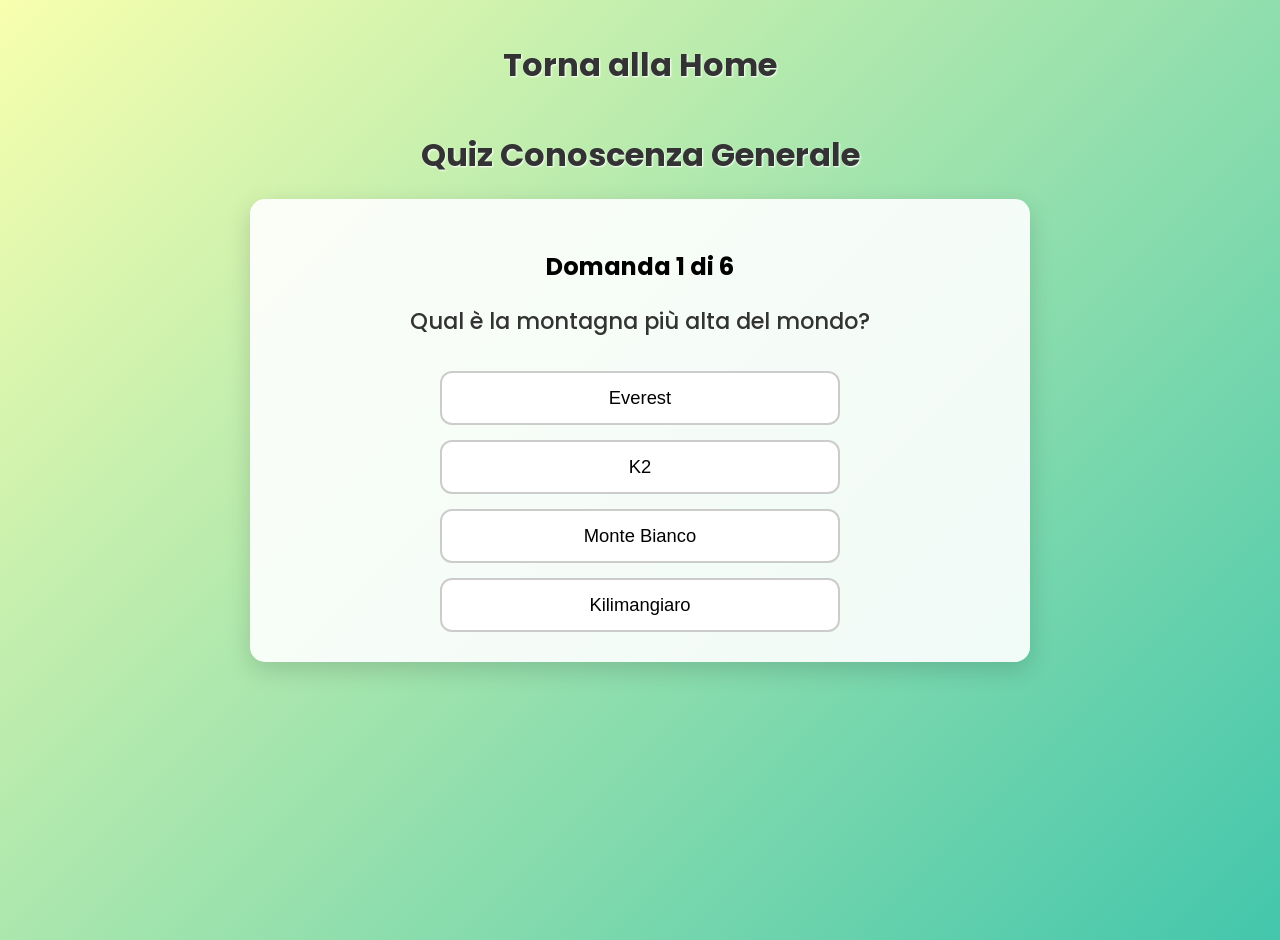
<file: quiz-generale.html>
<!DOCTYPE html>
<html lang="it">
<head>
<meta charset="UTF-8">
<title>Quiz Conoscenza Generale</title>
<style>
@import url('https://fonts.googleapis.com/css2?family=Poppins:wght@300;600&display=swap');

body {
    font-family: 'Poppins', sans-serif;
    text-align: center;
    background: linear-gradient(135deg, #f8ffae, #43c6ac);
    min-height: 100vh;
    margin: 0;
    padding: 20px;
    display: flex;
    flex-direction: column;
    align-items: center;
}

a {
    font-weight: bold;
    text-decoration: none;
    color: #333;
}

h1 {
    margin-bottom: 20px;
    font-size: 2rem;
    color: #333;
    text-shadow: 1px 1px 2px #fff;
}

#quizzie {
    background: rgba(255, 255, 255, 0.9);
    padding: 30px 40px;
    border-radius: 15px;
    box-shadow: 0 8px 25px rgba(0,0,0,0.15);
    max-width: 700px;
    width: 90%;
}

.question {
    font-size: 1.4em;
    margin-bottom: 1.5em;
    font-weight: 500;
    color: #333;
    animation: fadeIn 0.5s ease-in-out;
}

.answers {
    display: flex;
    flex-direction: column;
    gap: 15px;
    align-items: center;
}

.answer-btn {
    padding: 14px 20px;
    font-size: 1.15em;
    border-radius: 12px;
    border: 2px solid #ccc;
    background: #fff;
    cursor: pointer;
    width: 100%;
    max-width: 400px;
    transition: all 0.3s ease;
    position: relative;
    overflow: hidden;
    font-weight: 500;
}

.answer-btn::before {
    content: '';
    position: absolute;
    top: 0; left: -100%;
    width: 100%;
    height: 100%;
    background: rgba(255,255,255,0.3);
    transform: skewX(-20deg);
    transition: all 0.5s;
}

.answer-btn:hover::before {
    left: 100%;
}

.answer-btn:hover:not(:disabled) {
    background: #f0f0f0;
    border-color: #888;
    transform: translateY(-3px);
    box-shadow: 0 5px 15px rgba(0,0,0,0.1);
}

.answer-btn:disabled {
    cursor: not-allowed;
    opacity: 0.8;
}

.answer-btn.correct { background-color: #4CAF50; color: white; border-color: #4CAF50; }
.answer-btn.wrong { background-color: #f44336; color: white; border-color: #f44336; }

@keyframes fadeIn {
    from { opacity: 0; transform: translateY(10px);}
    to { opacity: 1; transform: translateY(0);}
}

@media (max-width: 768px) {
    h1 { font-size: 1.7rem; }
    .question { font-size: 1.2em; }
    .answer-btn { font-size: 1em; padding: 12px 18px; width: 80%; }
}

@media (max-width: 480px) {
    h1 { font-size: 1.5rem; }
    .question { font-size: 1em; }
    .answer-btn { font-size: 0.95em; padding: 10px 14px; width: 90%; }
}
</style>
</head>
<body>

<h1><a href="index.html">Torna alla Home</a></h1>
<h1>Quiz Conoscenza Generale</h1>

<div id="quizzie"></div>

<script>
// 50 domande di conoscenza generale
const allQuestions = [
{question:"Qual è la capitale della Francia?",answers:["Parigi","Londra","Madrid","Berlino"],correct:"Parigi"},
{question:"Qual è il pianeta più vicino al Sole?",answers:["Mercurio","Venere","Terra","Marte"],correct:"Mercurio"},
{question:"In quale anno sbarcò l’uomo sulla Luna?",answers:["1969","1959","1979","1989"],correct:"1969"},
{question:"Chi ha dipinto la Gioconda?",answers:["Leonardo da Vinci","Michelangelo","Raffaello","Caravaggio"],correct:"Leonardo da Vinci"},
{question:"Quale lingua si parla in Brasile?",answers:["Portoghese","Spagnolo","Francese","Inglese"],correct:"Portoghese"},
{question:"Chi ha scritto 'Romeo e Giulietta'?",answers:["Shakespeare","Dante","Cervantes","Goethe"],correct:"Shakespeare"},
{question:"Qual è il fiume più lungo del mondo?",answers:["Nilo","Amazzonia","Mississippi","Yangtze"],correct:"Nilo"},
{question:"Qual è il simbolo chimico dell’oro?",answers:["Au","Ag","Fe","O"],correct:"Au"},
{question:"Chi ha scoperto la penicillina?",answers:["Alexander Fleming","Marie Curie","Pasteur","Newton"],correct:"Alexander Fleming"},
{question:"Qual è la montagna più alta del mondo?",answers:["Everest","K2","Kilimangiaro","Monte Bianco"],correct:"Everest"},
{question:"Qual è la valuta del Giappone?",answers:["Yen","Euro","Dollaro","Peso"],correct:"Yen"},
{question:"Chi ha scritto 'Il Signore degli Anelli'?",answers:["J.R.R. Tolkien","C.S. Lewis","George R.R. Martin","J.K. Rowling"],correct:"J.R.R. Tolkien"},
{question:"In quale continente si trova il Kenya?",answers:["Africa","Asia","Europa","America"],correct:"Africa"},
{question:"Chi è il fondatore di Microsoft?",answers:["Bill Gates","Steve Jobs","Elon Musk","Mark Zuckerberg"],correct:"Bill Gates"},
{question:"Qual è il più grande oceano del mondo?",answers:["Pacifico","Atlantico","Indiano","Artico"],correct:"Pacifico"},
{question:"Chi ha teorizzato la relatività?",answers:["Albert Einstein","Isaac Newton","Galileo","Tesla"],correct:"Albert Einstein"},
{question:"Qual è la lingua più parlata al mondo?",answers:["Cinese mandarino","Inglese","Spagnolo","Hindi"],correct:"Cinese mandarino"},
{question:"Qual è la capitale dell’Italia?",answers:["Roma","Milano","Napoli","Firenze"],correct:"Roma"},
{question:"Chi ha scritto 'La Divina Commedia'?",answers:["Dante Alighieri","Petrarca","Boccaccio","Leopardi"],correct:"Dante Alighieri"},
{question:"In quale anno è caduto il muro di Berlino?",answers:["1989","1990","1987","1991"],correct:"1989"},
{question:"Qual è il simbolo chimico dell’ossigeno?",answers:["O","H","C","N"],correct:"O"},
{question:"Quale animale è conosciuto come il re della giungla?",answers:["Leone","Tigre","Elefante","Orso"],correct:"Leone"},
{question:"Chi ha inventato il telefono?",answers:["Alexander Graham Bell","Tesla","Edison","Marconi"],correct:"Alexander Graham Bell"},
{question:"Quale pianeta è conosciuto come il pianeta rosso?",answers:["Marte","Venere","Giove","Saturno"],correct:"Marte"},
{question:"In quale anno è stata scoperta l’America?",answers:["1492","1500","1485","1519"],correct:"1492"},
{question:"Chi ha scritto '1984'?",answers:["George Orwell","Aldous Huxley","Ray Bradbury","Jules Verne"],correct:"George Orwell"},
{question:"Qual è la capitale della Germania?",answers:["Berlino","Monaco","Francoforte","Amburgo"],correct:"Berlino"},
{question:"Quale strumento misura la pressione atmosferica?",answers:["Barometro","Termometro","Igrometro","Anemometro"],correct:"Barometro"},
{question:"Chi ha scoperto l’America del Nord?",answers:["Cristoforo Colombo","Marco Polo","Leif Erikson","Amerigo Vespucci"],correct:"Cristoforo Colombo"},
{question:"Qual è la capitale della Spagna?",answers:["Madrid","Barcellona","Valencia","Siviglia"],correct:"Madrid"},
{question:"Quale elemento chimico ha simbolo Fe?",answers:["Ferro","Fluoro","Fosforo","Francesio"],correct:"Ferro"},
{question:"Chi ha scritto 'Il piccolo principe'?",answers:["Antoine de Saint-Exupéry","Victor Hugo","Jules Verne","Roald Dahl"],correct:"Antoine de Saint-Exupéry"},
{question:"Qual è il più grande deserto del mondo?",answers:["Sahara","Gobi","Kalahari","Arabico"],correct:"Sahara"},
{question:"Chi ha inventato la lampadina?",answers:["Thomas Edison","Nikola Tesla","Galileo","Benjamin Franklin"],correct:"Thomas Edison"},
{question:"Qual è la capitale dell’Egitto?",answers:["Il Cairo","Alexandria","Lussemburgo","Tunisi"],correct:"Il Cairo"},
{question:"Chi ha dipinto 'La notte stellata'?",answers:["Vincent van Gogh","Pablo Picasso","Leonardo da Vinci","Claude Monet"],correct:"Vincent van Gogh"},
{question:"Qual è la valuta degli Stati Uniti?",answers:["Dollaro","Euro","Sterlina","Yen"],correct:"Dollaro"},
{question:"Chi ha scritto 'Il codice Da Vinci'?",answers:["Dan Brown","Umberto Eco","J.K. Rowling","George Orwell"],correct:"Dan Brown"},
{question:"Qual è la montagna più alta d’Europa?",answers:["Monte Bianco","Monte Elbrus","Monte Rosa","Grossglockner"],correct:"Monte Bianco"},
{question:"Chi è noto per la teoria dell’evoluzione?",answers:["Charles Darwin","Isaac Newton","Albert Einstein","Galileo"],correct:"Charles Darwin"},
{question:"Qual è il fiume più lungo d’Italia?",answers:["Po","Arno","Tevere","Adige"],correct:"Po"},
{question:"Chi ha scritto 'Harry Potter'?",answers:["J.K. Rowling","Rick Riordan","J.R.R. Tolkien","C.S. Lewis"],correct:"J.K. Rowling"},
{question:"Qual è la capitale del Regno Unito?",answers:["Londra","Edimburgo","Manchester","Birmingham"],correct:"Londra"},
{question:"Qual è il pianeta più grande del sistema solare?",answers:["Giove","Saturno","Terra","Marte"],correct:"Giove"},
{question:"Chi ha scoperto l’America del Sud?",answers:["Amerigo Vespucci","Cristoforo Colombo","Marco Polo","Vasco da Gama"],correct:"Amerigo Vespucci"},
{question:"Qual è la capitale del Canada?",answers:["Ottawa","Toronto","Montreal","Vancouver"],correct:"Ottawa"},
{question:"Chi ha inventato il computer?",answers:["Charles Babbage","Alan Turing","Steve Jobs","Bill Gates"],correct:"Charles Babbage"},
{question:"Qual è la valuta della Russia?",answers:["Rublo","Euro","Dollaro","Sterlina"],correct:"Rublo"},
{question:"Quale nazione è famosa per i tulipani?",answers:["Paesi Bassi","Belgio","Germania","Danimarca"],correct:"Paesi Bassi"},
{question:"Chi è conosciuto come il padre della psicoanalisi?",answers:["Sigmund Freud","Carl Jung","Alfred Adler","Ivan Pavlov"],correct:"Sigmund Freud"},
{question:"Qual è la capitale dell’Australia?",answers:["Canberra","Sydney","Melbourne","Brisbane"],correct:"Canberra"},
{question:"Chi ha scoperto l’elettricità?",answers:["Benjamin Franklin","Thomas Edison","Nikola Tesla","Galileo"],correct:"Benjamin Franklin"}
];

// Mischia array
function shuffle(arr) { return arr.sort(() => 0.5 - Math.random()); }

// Seleziona 6 domande casuali
function getRandomQuestions(arr, num) { return shuffle(arr).slice(0, num); }

function buildQuiz(questions) {
    const quizDiv = document.getElementById('quizzie');
    let currentQuestion = 0;
    let score = 0;

    function showQuestion() {
        quizDiv.innerHTML = '';
        const q = questions[currentQuestion];

        const title = document.createElement('h2');
        title.textContent = `Domanda ${currentQuestion + 1} di ${questions.length}`;
        quizDiv.appendChild(title);

        const questionEl = document.createElement('div');
        questionEl.className = 'question';
        questionEl.textContent = q.question;
        quizDiv.appendChild(questionEl);

        const answersContainer = document.createElement('div');
        answersContainer.className = 'answers';

        shuffle(q.answers).forEach(answer => {
            const btn = document.createElement('button');
            btn.className = 'answer-btn';
            btn.textContent = answer;

            btn.addEventListener('click', () => {
                if(answer === q.correct) btn.classList.add('correct');
                else {
                    btn.classList.add('wrong');
                    [...answersContainer.children].forEach(b => {
                        if(b.textContent === q.correct) b.classList.add('correct');
                    });
                }
                [...answersContainer.children].forEach(b => b.disabled = true);

                setTimeout(() => {
                    currentQuestion++;
                    if(currentQuestion < questions.length) showQuestion();
                    else quizDiv.innerHTML = `<h2>Quiz terminato!</h2>
                        <p>Il tuo punteggio: <strong>${score} / ${questions.length}</strong></p>
                        <button onclick="location.reload()">Gioca di nuovo</button>`;
                }, 1200);

                if(answer === q.correct) score++;
            });

            answersContainer.appendChild(btn);
        });

        quizDiv.appendChild(answersContainer);
    }

    showQuestion();
}

const selectedQuestions = getRandomQuestions(allQuestions, 6);
buildQuiz(selectedQuestions);
</script>
</body>
</html>
</file>
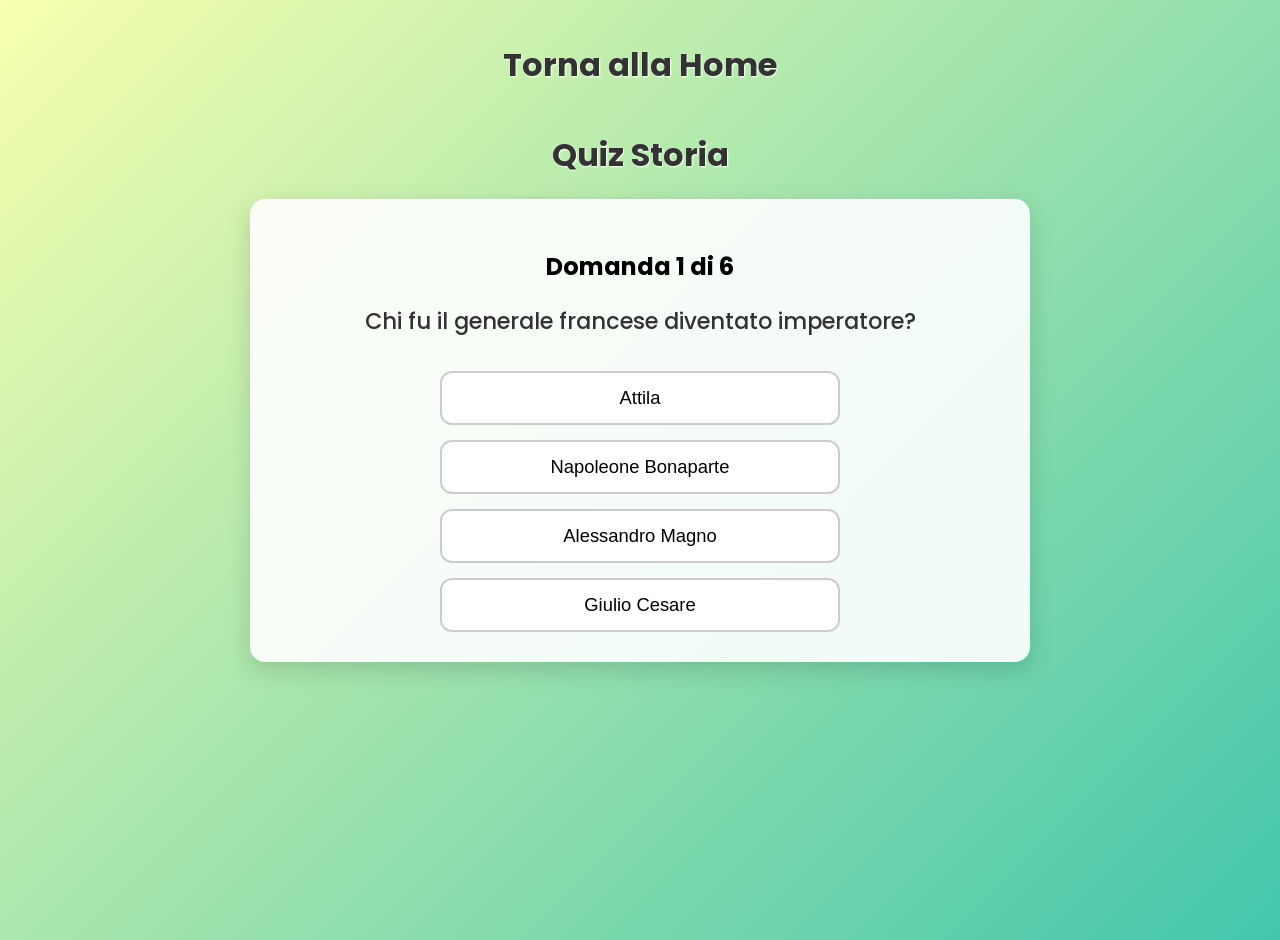
<file: quiz-storia.html>
<!DOCTYPE html>
<html lang="it">
<head>
<meta charset="UTF-8">
<title>Quiz Storia</title>
<style>
@import url('https://fonts.googleapis.com/css2?family=Poppins:wght@300;600&display=swap');

body {
    font-family: 'Poppins', sans-serif;
    text-align: center;
    background: linear-gradient(135deg, #f8ffae, #43c6ac);
    min-height: 100vh;
    margin: 0;
    padding: 20px;
    display: flex;
    flex-direction: column;
    align-items: center;
    transition: background 0.5s;
}

a {
    font-weight: bold;
    text-decoration: none;
    color: #333;
}

h1 {
    margin-bottom: 20px;
    font-size: 2rem;
    color: #333;
    text-shadow: 1px 1px 2px #fff;
}

#quizzie {
    background: rgba(255, 255, 255, 0.9);
    padding: 30px 40px;
    border-radius: 15px;
    box-shadow: 0 8px 25px rgba(0,0,0,0.15);
    max-width: 700px;
    width: 90%;
    transition: all 0.3s;
}

.question {
    font-size: 1.4em;
    margin-bottom: 1.5em;
    font-weight: 500;
    color: #333;
    animation: fadeIn 0.5s ease-in-out;
}

.answers {
    display: flex;
    flex-direction: column;
    gap: 15px;
    align-items: center;
}

.answer-btn {
    padding: 14px 20px;
    font-size: 1.15em;
    border-radius: 12px;
    border: 2px solid #ccc;
    background: #fff;
    cursor: pointer;
    width: 100%;
    max-width: 400px;
    transition: all 0.3s ease;
    position: relative;
    overflow: hidden;
    font-weight: 500;
}

.answer-btn::before {
    content: '';
    position: absolute;
    top: 0; left: -100%;
    width: 100%;
    height: 100%;
    background: rgba(255,255,255,0.3);
    transform: skewX(-20deg);
    transition: all 0.5s;
}

.answer-btn:hover::before {
    left: 100%;
}

.answer-btn:hover:not(:disabled) {
    background: #f0f0f0;
    border-color: #888;
    transform: translateY(-3px);
    box-shadow: 0 5px 15px rgba(0,0,0,0.1);
}

.answer-btn:disabled {
    cursor: not-allowed;
    opacity: 0.8;
}

.answer-btn.correct { background-color: #4CAF50; color: white; border-color: #4CAF50; }
.answer-btn.wrong { background-color: #f44336; color: white; border-color: #f44336; }

@keyframes fadeIn {
    from { opacity: 0; transform: translateY(10px);}
    to { opacity: 1; transform: translateY(0);}
}

@media (max-width: 768px) {
    h1 { font-size: 1.7rem; }
    .question { font-size: 1.2em; }
    .answer-btn { font-size: 1em; padding: 12px 18px; width: 80%; }
}

@media (max-width: 480px) {
    h1 { font-size: 1.5rem; }
    .question { font-size: 1em; }
    .answer-btn { font-size: 0.95em; padding: 10px 14px; width: 90%; }
}
</style>
</head>
<body>

<h1><a href="index.html">Torna alla Home</a></h1>
<h1>Quiz Storia</h1>

<div id="quizzie"></div>

<script>
// 50 domande di storia
const allQuestions = [
{question:"In che anno iniziò la Seconda Guerra Mondiale?",answers:["1939","1914","1945","1929"],correct:"1939"},
{question:"Chi fu il primo imperatore romano?",answers:["Augusto","Cesare","Nerone","Caligola"],correct:"Augusto"},
{question:"Quale civiltà costruì le piramidi?",answers:["Egizi","Maya","Romani","Greci"],correct:"Egizi"},
{question:"Chi scoprì l'America?",answers:["Cristoforo Colombo","Marco Polo","Amerigo Vespucci","Leif Erikson"],correct:"Cristoforo Colombo"},
{question:"Quando cadde l’Impero Romano d’Occidente?",answers:["476","410","1453","500"],correct:"476"},
{question:"Chi fu il leader della Rivoluzione Russa?",answers:["Lenin","Stalin","Trotsky","Marx"],correct:"Lenin"},
{question:"In quale anno avvenne la Rivoluzione Francese?",answers:["1789","1776","1799","1804"],correct:"1789"},
{question:"Chi scrisse 'Il Principe'?",answers:["Machiavelli","Galileo","Dante","Leonardo"],correct:"Machiavelli"},
{question:"Quale impero era guidato da Gengis Khan?",answers:["Mongolo","Ottomano","Persiano","Romano"],correct:"Mongolo"},
{question:"Quando fu scoperta l’America?",answers:["1492","1500","1485","1519"],correct:"1492"},
{question:"Chi fu il re di Francia durante la Rivoluzione?",answers:["Ludovico XVI","Napoleone","Enrico VIII","Luigi XIV"],correct:"Ludovico XVI"},
{question:"In quale anno iniziò la Prima Guerra Mondiale?",answers:["1914","1917","1939","1920"],correct:"1914"},
{question:"Quale città era capitale dell’Impero Ottomano?",answers:["Costantinopoli","Bagdad","Damasco","Vienna"],correct:"Costantinopoli"},
{question:"Chi fu il condottiero che attraversò le Alpi con gli elefanti?",answers:["Annibale","Cesare","Alessandro Magno","Scipione"],correct:"Annibale"},
{question:"Quando terminò la Guerra dei Cent'anni?",answers:["1453","1492","1415","1500"],correct:"1453"},
{question:"Chi scrisse la 'Divina Commedia'?",answers:["Dante Alighieri","Petrarca","Boccaccio","Machivelli"],correct:"Dante Alighieri"},
{question:"Quale impero conquistò l’Egitto nel 332 a.C.?",answers:["Macedone","Persiano","Romano","Ottomano"],correct:"Macedone"},
{question:"Chi era noto come il Re Sole?",answers:["Luigi XIV","Napoleone","Enrico VIII","Carlo Magno"],correct:"Luigi XIV"},
{question:"Quando fu proclamata la Repubblica Italiana?",answers:["1946","1861","1936","1922"],correct:"1946"},
{question:"Chi fu il fondatore dell'Impero Mongolo?",answers:["Gengis Khan","Kublai Khan","Tamerlano","Attila"],correct:"Gengis Khan"},
{question:"Quando cadde Costantinopoli?",answers:["1453","1492","1204","1402"],correct:"1453"},
{question:"Quale esploratore circumnavigò il mondo?",answers:["Ferdinando Magellano","Cristoforo Colombo","James Cook","Marco Polo"],correct:"Ferdinando Magellano"},
{question:"Chi inventò la stampa a caratteri mobili?",answers:["Johannes Gutenberg","Leonardo da Vinci","Galileo","Archimede"],correct:"Johannes Gutenberg"},
{question:"Quando avvenne la Rivoluzione Americana?",answers:["1776","1789","1800","1765"],correct:"1776"},
{question:"Chi fu il principale stratega della Germania nella Seconda Guerra Mondiale?",answers:["Hitler","Rommel","Mussolini","Hindenburg"],correct:"Rommel"},
{question:"Quale civiltà era famosa per i templi ziggurat?",answers:["Mesopotamica","Egizia","Maya","Romana"],correct:"Mesopotamica"},
{question:"Chi fu il leader della Germania nazista?",answers:["Adolf Hitler","Otto von Bismarck","Napoleone","Stalin"],correct:"Adolf Hitler"},
{question:"Quando terminò la Seconda Guerra Mondiale?",answers:["1945","1939","1940","1944"],correct:"1945"},
{question:"Chi fu il principale autore dell’Illuminismo francese?",answers:["Voltaire","Rousseau","Montesquieu","Diderot"],correct:"Voltaire"},
{question:"Quale dinastia governò la Cina per oltre 250 anni?",answers:["Qing","Han","Ming","Tang"],correct:"Qing"},
{question:"Quando fu scoperta la penicillina?",answers:["1928","1935","1918","1942"],correct:"1928"},
{question:"Chi scrisse 'I Promessi Sposi'?",answers:["Alessandro Manzoni","Dante","Petrarca","Boccaccio"],correct:"Alessandro Manzoni"},
{question:"Chi fu il fondatore dell’Impero Romano d’Occidente?",answers:["Romolo","Cesare","Augusto","Nerone"],correct:"Romolo"},
{question:"Quando fu abolita la schiavitù negli Stati Uniti?",answers:["1865","1776","1804","1850"],correct:"1865"},
{question:"Chi guidò l’Unificazione Italiana?",answers:["Giuseppe Garibaldi","Cavour","Mazzini","Vittorio Emanuele II"],correct:"Giuseppe Garibaldi"},
{question:"Chi fu il condottiero macedone che conquistò gran parte del mondo conosciuto?",answers:["Alessandro Magno","Annibale","Cesare","Ciro il Grande"],correct:"Alessandro Magno"},
{question:"Quando fu inventata la radio?",answers:["1895","1901","1880","1910"],correct:"1895"},
{question:"Chi scoprì la teoria della relatività?",answers:["Albert Einstein","Isaac Newton","Galileo","Copernico"],correct:"Albert Einstein"},
{question:"Quale impero governava gran parte del Medio Oriente nel VII secolo?",answers:["Arabo","Persiano","Bizantino","Ottomano"],correct:"Arabo"},
{question:"Chi fu il principale sovrano della Russia zarista durante l’espansione?",answers:["Pietro il Grande","Caterina II","Ivan IV","Niccolò II"],correct:"Pietro il Grande"},
{question:"Quando cadde il muro di Berlino?",answers:["1989","1991","1987","1990"],correct:"1989"},
{question:"Chi fu il primo presidente degli Stati Uniti?",answers:["George Washington","Thomas Jefferson","Abraham Lincoln","John Adams"],correct:"George Washington"},
{question:"Quando iniziò la Rivoluzione Industriale?",answers:["XVIII secolo","XVI secolo","XVII secolo","XIX secolo"],correct:"XVIII secolo"},
{question:"Chi fu il leader della Rivoluzione Cubana?",answers:["Fidel Castro","Che Guevara","Hugo Chavez","Castro Diaz"],correct:"Fidel Castro"},
{question:"Quando avvenne la caduta dell’Impero Bizantino?",answers:["1453","1204","1402","1492"],correct:"1453"},
{question:"Chi guidò la Rivoluzione Francese?",answers:["Robespierre","Napoleone","Louis XVI","Danton"],correct:"Robespierre"},
{question:"Chi fu il generale francese diventato imperatore?",answers:["Napoleone Bonaparte","Giulio Cesare","Alessandro Magno","Attila"],correct:"Napoleone Bonaparte"},
{question:"Quando fu firmato il Trattato di Versailles?",answers:["1919","1918","1920","1921"],correct:"1919"},
{question:"Chi fu il leader della Cina comunista nel XX secolo?",answers:["Mao Zedong","Sun Yat-sen","Deng Xiaoping","Chiang Kai-shek"],correct:"Mao Zedong"},
{question:"Quando fu scoperto l’America del Nord dagli Europei?",answers:["1492","1500","1607","1524"],correct:"1492"},
{question:"Chi fu il fondatore della Repubblica Francese?",answers:["Robespierre","Napoleone","Louis XVI","Danton"],correct:"Robespierre"},
{question:"Quando finì la Guerra Fredda?",answers:["1991","1989","1990","1992"],correct:"1991"},
{question:"Chi inventò il telegrafo?",answers:["Samuel Morse","Alexander Graham Bell","Marconi","Edison"],correct:"Samuel Morse"},
{question:"Chi fu il condottiero romano noto per le conquiste in Gallia?",answers:["Giulio Cesare","Augusto","Annibale","Scipione"],correct:"Giulio Cesare"},
{question:"Quando iniziò la Guerra di Crimea?",answers:["1853","1850","1861","1848"],correct:"1853"}
];

// Mischia array
function shuffle(arr) { return arr.sort(() => 0.5 - Math.random()); }

// Seleziona 6 domande casuali
function getRandomQuestions(arr, num) { return shuffle(arr).slice(0, num); }

function buildQuiz(questions) {
    const quizDiv = document.getElementById('quizzie');
    let currentQuestion = 0;
    let score = 0;

    function showQuestion() {
        quizDiv.innerHTML = '';
        const q = questions[currentQuestion];

        const title = document.createElement('h2');
        title.textContent = `Domanda ${currentQuestion + 1} di ${questions.length}`;
        quizDiv.appendChild(title);

        const questionEl = document.createElement('div');
        questionEl.className = 'question';
        questionEl.textContent = q.question;
        quizDiv.appendChild(questionEl);

        const answersContainer = document.createElement('div');
        answersContainer.className = 'answers';

        shuffle(q.answers).forEach(answer => {
            const btn = document.createElement('button');
            btn.className = 'answer-btn';
            btn.textContent = answer;

            btn.addEventListener('click', () => {
                if(answer === q.correct) btn.classList.add('correct');
                else {
                    btn.classList.add('wrong');
                    [...answersContainer.children].forEach(b => {
                        if(b.textContent === q.correct) b.classList.add('correct');
                    });
                }
                [...answersContainer.children].forEach(b => b.disabled = true);

                setTimeout(() => {
                    currentQuestion++;
                    if(currentQuestion < questions.length) showQuestion();
                    else quizDiv.innerHTML = `<h2>Quiz terminato!</h2>
                        <p>Il tuo punteggio: <strong>${score} / ${questions.length}</strong></p>
                        <button onclick="location.reload()">Gioca di nuovo</button>`;
                }, 1200);

                if(answer === q.correct) score++;
            });

            answersContainer.appendChild(btn);
        });

        quizDiv.appendChild(answersContainer);
    }

    showQuestion();
}

const selectedQuestions = getRandomQuestions(allQuestions, 6);
buildQuiz(selectedQuestions);
</script>

</body>
</html>
</file>
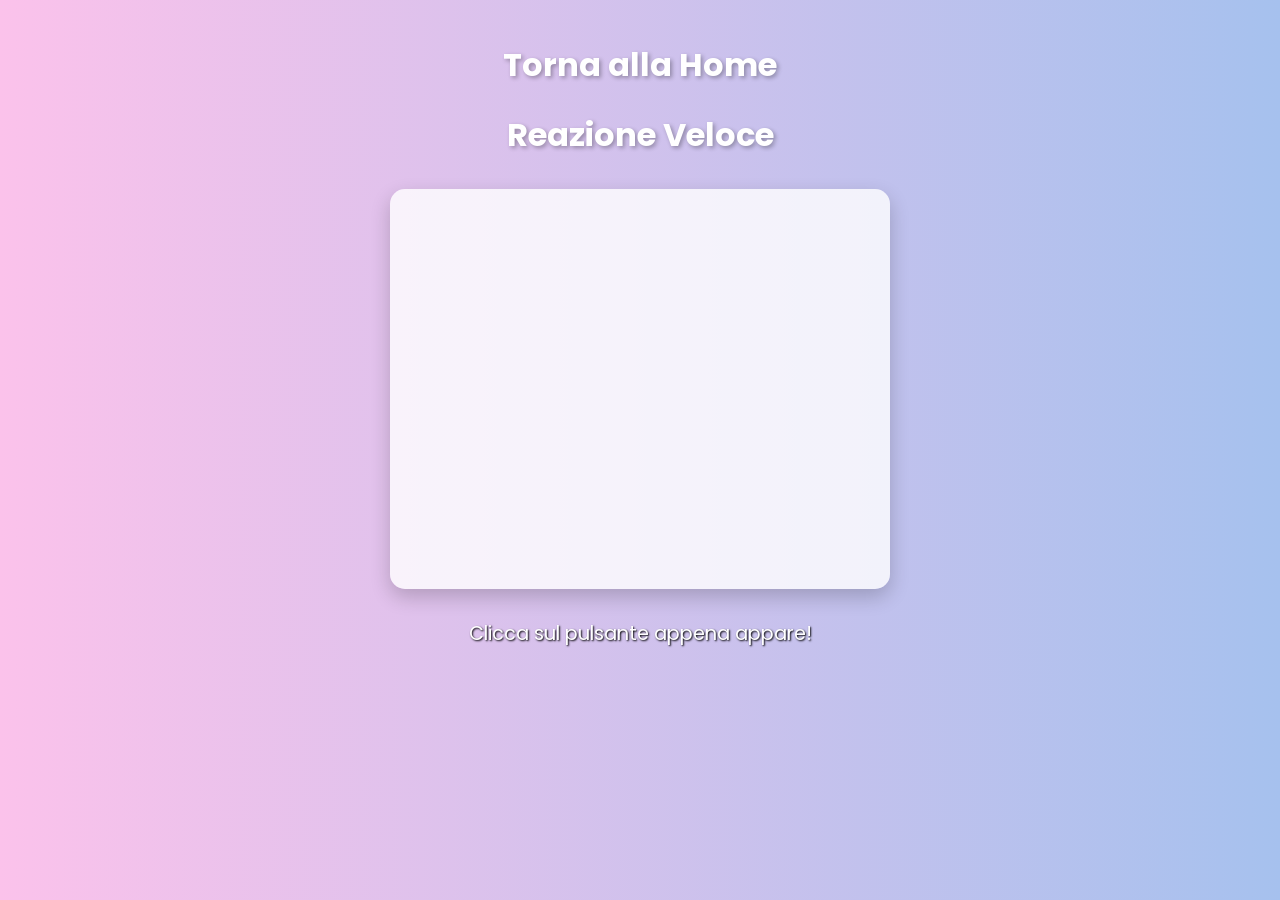
<file: reazione.html>
<!DOCTYPE html>
<html lang="it">
<head>
<meta charset="UTF-8">
<title>Reazione Veloce</title>
<style>
@import url('https://fonts.googleapis.com/css2?family=Poppins:wght@300;600&display=swap');

body {
    font-family: 'Poppins', sans-serif;
    text-align: center;
    background: linear-gradient(to right, #fbc2eb, #a6c1ee);
    padding: 20px;
    margin: 0;
}

a {
    color:white; 
    font-weight:bold;
    text-decoration: none;
}

h1 {
    color: #fff;
    text-shadow: 2px 2px 4px rgba(0,0,0,0.3);
    margin-bottom: 20px;
}

#game-container {
    position: relative;
    width: 500px;
    height: 400px;
    margin: 30px auto;
    background: rgba(255,255,255,0.8);
    border-radius: 15px;
    box-shadow: 0 8px 20px rgba(0,0,0,0.2);
}

button#reactionBtn {
    position: absolute;
    padding: 15px 25px;
    font-size: 1.2em;
    border: none;
    border-radius: 10px;
    background-color: #4CAF50;
    color: white;
    cursor: pointer;
    display: none;
    transition: transform 0.2s, background-color 0.2s;
}

button#reactionBtn:hover {
    transform: scale(1.1);
}

#info {
    margin-top: 20px;
    font-size: 1.2em;
    color: #fff;
    text-shadow: 1px 1px 2px #000;
}

/* MEDIA QUERIES PER MOBILE */
@media (max-width: 768px) {
    #game-container {
        width: 90%;
        height: 300px;
    }

    button#reactionBtn {
        padding: 12px 20px;
        font-size: 1rem;
    }

    #info {
        font-size: 1rem;
    }

    h1 {
        font-size: 2rem;
    }
}

@media (max-width: 480px) {
    #game-container {
        width: 95%;
        height: 250px;
    }

    button#reactionBtn {
        padding: 10px 15px;
        font-size: 0.9rem;
    }

    #info {
        font-size: 0.9rem;
    }

    h1 {
        font-size: 1.6rem;
    }
}
</style>
</head>
<body>

    <h1><a href="index.html">Torna alla Home</a></h1>
    <h1>Reazione Veloce</h1>

<div id="game-container">
    <button id="reactionBtn">Cliccami!</button>
</div>

<div id="info">Clicca sul pulsante appena appare!</div>

<script>
const btn = document.getElementById('reactionBtn');
const info = document.getElementById('info');
let startTime, endTime;

function placeButton() {
    const container = document.getElementById('game-container');
    const x = Math.random() * (container.clientWidth - btn.clientWidth);
    const y = Math.random() * (container.clientHeight - btn.clientHeight);
    btn.style.left = x + 'px';
    btn.style.top = y + 'px';
}

function showButton() {
    const delay = Math.random() * 2000 + 1000;
    setTimeout(() => {
        placeButton();
        btn.style.display = 'block';
        startTime = performance.now();
    }, delay);
}

btn.addEventListener('click', () => {
    endTime = performance.now();
    const reaction = ((endTime - startTime)/1000).toFixed(3);
    info.textContent = `Tempo di reazione: ${reaction} secondi!`;
    btn.style.display = 'none';
    setTimeout(showButton, 2000);
});

showButton();
</script>

</body>
</html>
</file>
